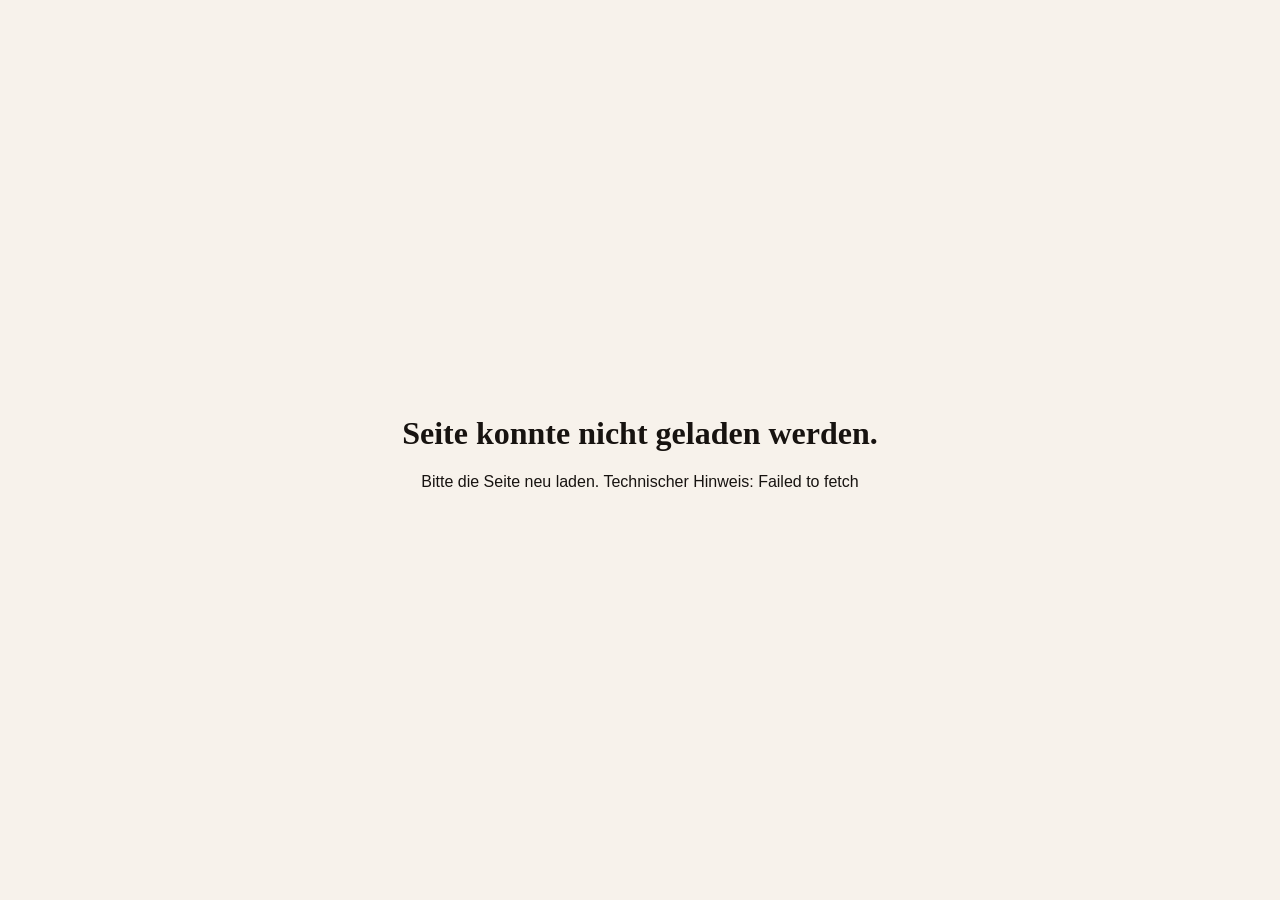
<file: index.html>
<!DOCTYPE html>
<html lang="de">
<head>
  <meta charset="utf-8">
  <meta name="viewport" content="width=device-width, initial-scale=1, viewport-fit=cover">
  <meta name="robots" content="noindex,nofollow,noarchive,noimageindex">
  <title>Ohmstraße 63 | HausHoch Consult</title>
  <style>
    html,body{margin:0;min-height:100%;font-family:"Aptos Narrow","Arial Narrow",Arial,sans-serif;background:#f7f2eb;color:#171310;display:grid;place-items:center;text-align:center;padding:24px;box-sizing:border-box}
    .loader{max-width:520px}.mark{font-family:Georgia,serif;letter-spacing:.16em;text-transform:uppercase;font-size:12px;margin-bottom:14px}.bar{height:2px;background:linear-gradient(90deg,#7f241f,#a29793);animation:load 1.4s ease-in-out infinite;border-radius:999px}@keyframes load{0%{transform:scaleX(.15);opacity:.45}50%{transform:scaleX(1);opacity:1}100%{transform:scaleX(.15);opacity:.45}}
  </style>
</head>
<body>
  <div class="loader">
    <div class="mark">HausHoch Consult</div>
    <div class="bar"></div>
  </div>
<script>
(async function(){
  const source = 'https://raw.githubusercontent.com/HHC069/HausHausConsult-Ohmstr./aed994a3cc2589cc895aaeaa658d8e5c4fdb16cc/index.html';
  const revisionCss = `
<style id="hhc-live-revision-2026-05-23">
/* Live revision: title cleanup, larger team images, calm 3D logo/slogan, cleaner PDF print output */
.logo-float{filter:drop-shadow(0 18px 24px rgba(44,36,31,.18))!important;transform-style:preserve-3d!important;animation:hhcLogoDepth 8.5s ease-in-out infinite!important;}
@keyframes hhcLogoDepth{0%,100%{transform:perspective(1100px) rotateY(-5deg) rotateX(2deg) translateY(0)}50%{transform:perspective(1100px) rotateY(5deg) rotateX(-1deg) translateY(-8px)}}
.intro .wrap::before,.intro .wrap::after{display:none!important;content:none!important;}
.intro-claim,.gate-claim,footer .claim{display:flex!important;justify-content:center!important;align-items:center!important;transform-style:preserve-3d!important;text-shadow:0 1px 0 rgba(255,255,255,.54),0 12px 26px rgba(41,31,27,.14)!important;animation:hhcSloganDepth 9s ease-in-out infinite!important;}
@keyframes hhcSloganDepth{0%,100%{transform:perspective(900px) rotateX(0deg) rotateY(-1.8deg) translateY(0)}50%{transform:perspective(900px) rotateX(1.2deg) rotateY(1.8deg) translateY(-3px)}}
.team-collage{grid-template-columns:repeat(7,72px)!important;gap:12px!important;width:min(680px,100%)!important;padding:20px 22px!important;}
.team-photo{width:72px!important;height:72px!important;border-radius:19px!important;}
.pdf-btn::before{content:'PDF Layout';font-size:9px;letter-spacing:.105em;}
.pdf-btn{font-size:0!important;}
@media(max-width:720px){.team-collage{grid-template-columns:repeat(4,62px)!important;gap:9px!important;width:min(340px,100%)!important}.team-photo{width:62px!important;height:62px!important;border-radius:17px!important}.pdf-btn::before{content:'PDF';font-size:8px!important}}
@page{size:A4 landscape;margin:12mm;}
@media print{
  html,body{background:#fbf7f1!important;overflow:visible!important;}
  .nav,.progress,.password-gate{display:none!important;}
  body.auth-locked .page,body.auth-locked .nav,body.auth-locked .progress{visibility:visible!important;}
  .section{min-height:auto!important;break-after:page!important;page-break-after:always!important;padding:16mm 10mm 14mm!important;overflow:visible!important;background:#fbf7f1!important;color:#171310!important;}
  .section.dark{background:linear-gradient(145deg,#6c625d,#a29793)!important;color:#fffaf4!important;}
  .section.tight,footer{break-after:auto!important;page-break-after:auto!important;}
  .wrap{width:100%!important;max-width:100%!important;}
  .grid,.grid2,.grid3,.grid4,.asset-grid,.market-map,.location-graphic,.competition-band,.timeline,.floorplan-row{display:grid!important;grid-template-columns:1fr 1fr!important;gap:10mm!important;align-items:start!important;}
  .grid3,.grid4,.price-stages{grid-template-columns:repeat(3,1fr)!important;}
  h1{font-size:34pt!important;}h2{font-size:24pt!important;}h3{font-size:13pt!important;}p,li,td,th{font-size:9.2pt!important;line-height:1.35!important;}
  .lead{font-size:11pt!important;}.metric{font-size:22pt!important;}.card,.glass,.method-card,.price-stage,.price-bridge{box-shadow:none!important;backdrop-filter:none!important;overflow:visible!important;}
  img{max-height:95mm!important;object-fit:cover!important;}.floorplan-card img{object-fit:contain!important;background:#fff!important;}
  .table{table-layout:fixed!important;width:100%!important;}.table th,.table td{padding:6px!important;overflow-wrap:anywhere!important;}
  .reveal{opacity:1!important;transform:none!important;}
  .team-collage{grid-template-columns:repeat(7,42px)!important;width:auto!important;box-shadow:none!important}.team-photo{width:42px!important;height:42px!important;}
}
</style>`;
  try {
    let html = await fetch(source, {cache:'no-store'}).then(r => { if(!r.ok) throw new Error('Quelle nicht erreichbar'); return r.text(); });
    html = html.replaceAll('Exposé | Eigentumswohnung in Frankfurt-Bockenheim / City West','Eigentumswohnung in Frankfurt-Bockenheim / City West');
    html = html.replaceAll('Exposé | ', '');
    html = html.replaceAll('PDF herunterladen','PDF Layout');
    html = html.replaceAll('PDF exportieren','PDF Layout');
    html = html.replace('</head>', revisionCss + '\n</head>');
    document.open();
    document.write(html);
    document.close();
  } catch (error) {
    document.body.innerHTML = '<main style="max-width:640px"><h1 style="font-family:Georgia,serif">Seite konnte nicht geladen werden.</h1><p>Bitte die Seite neu laden. Technischer Hinweis: '+ String(error.message || error) +'</p></main>';
  }
})();
</script>
</body>
</html>
</file>
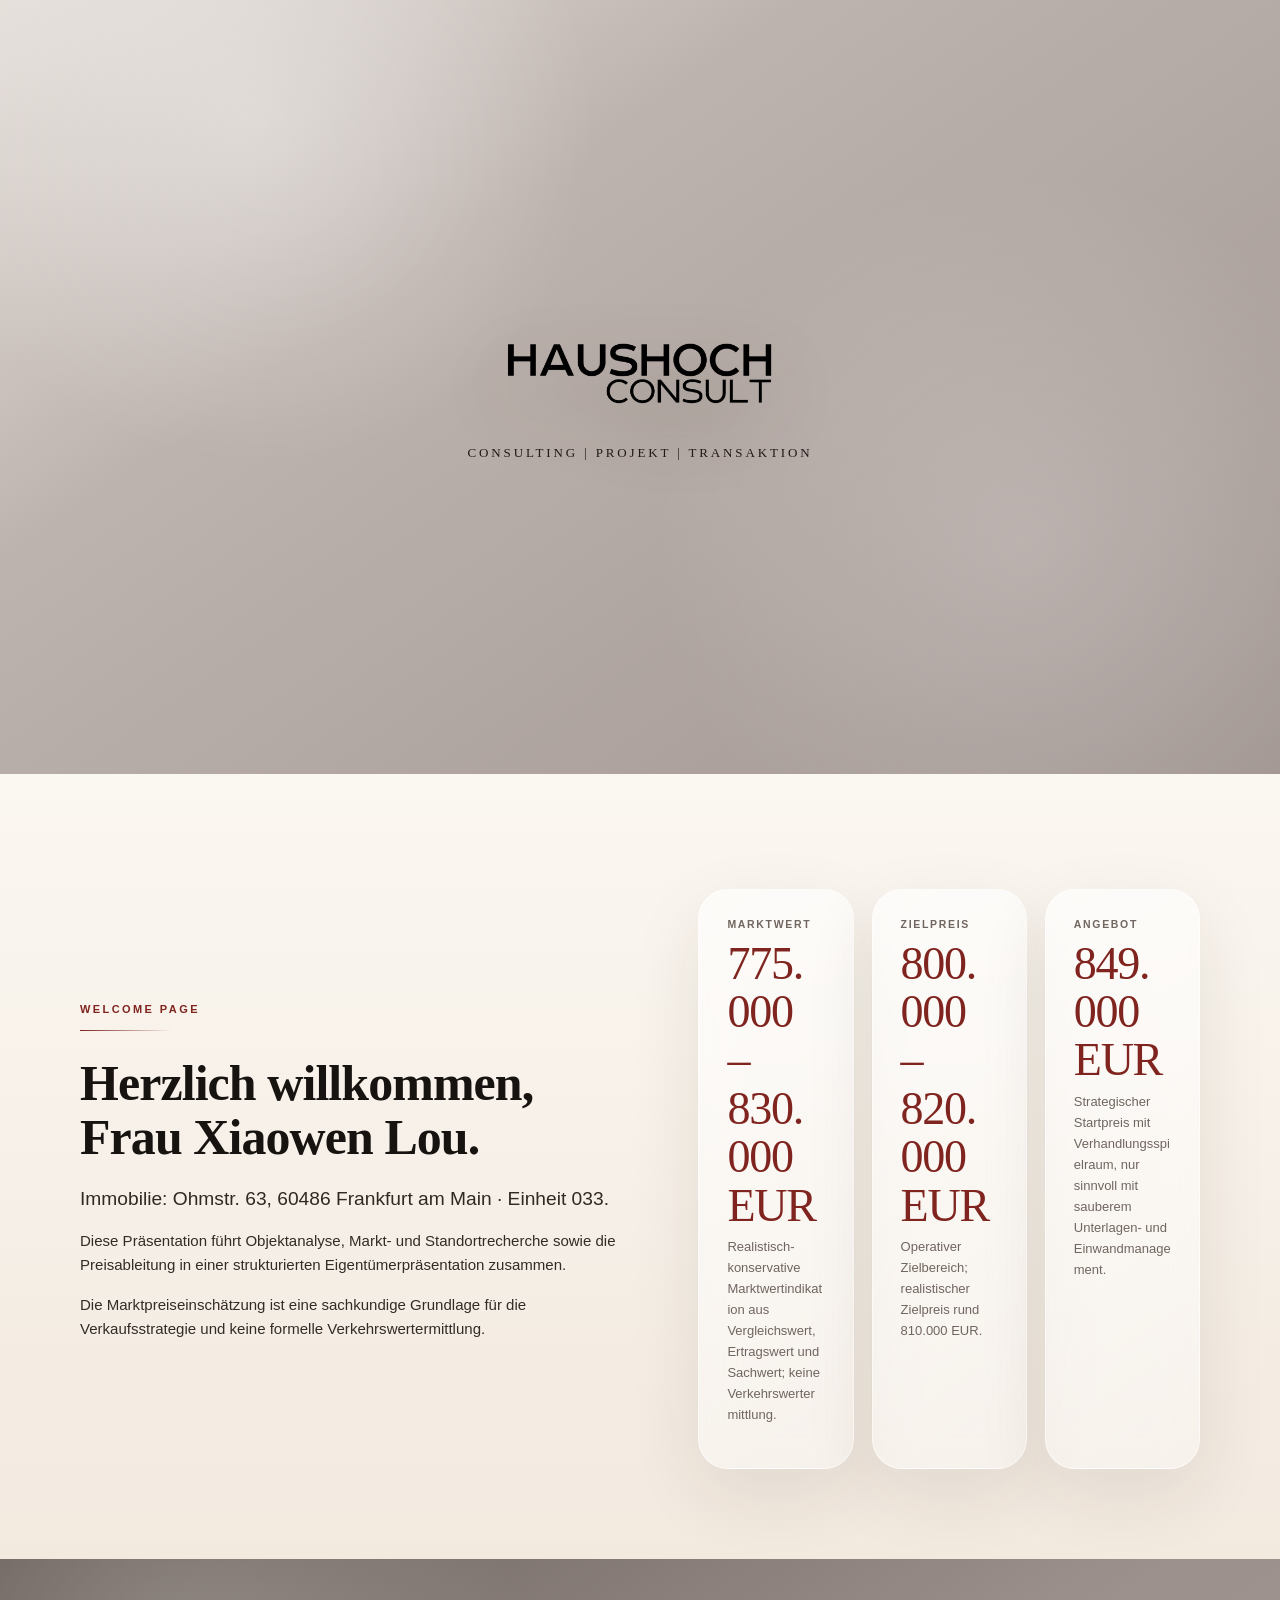
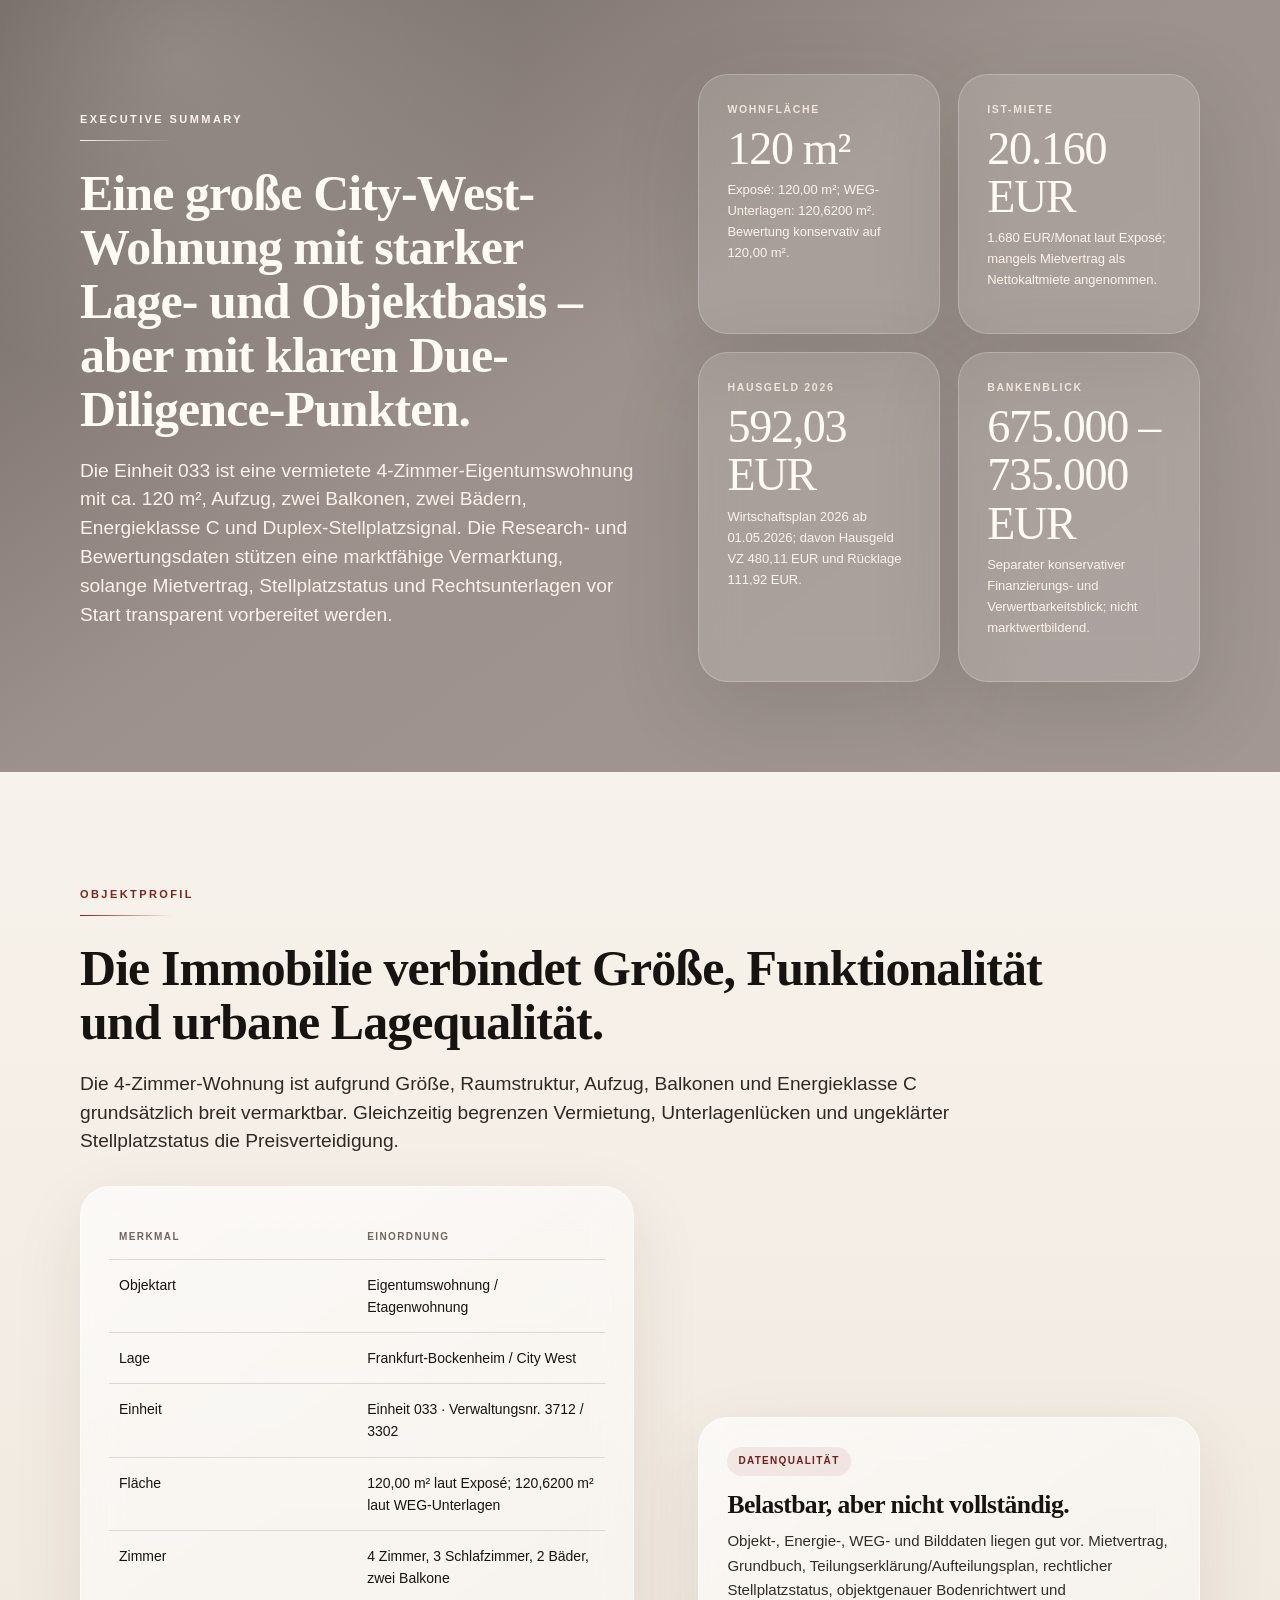
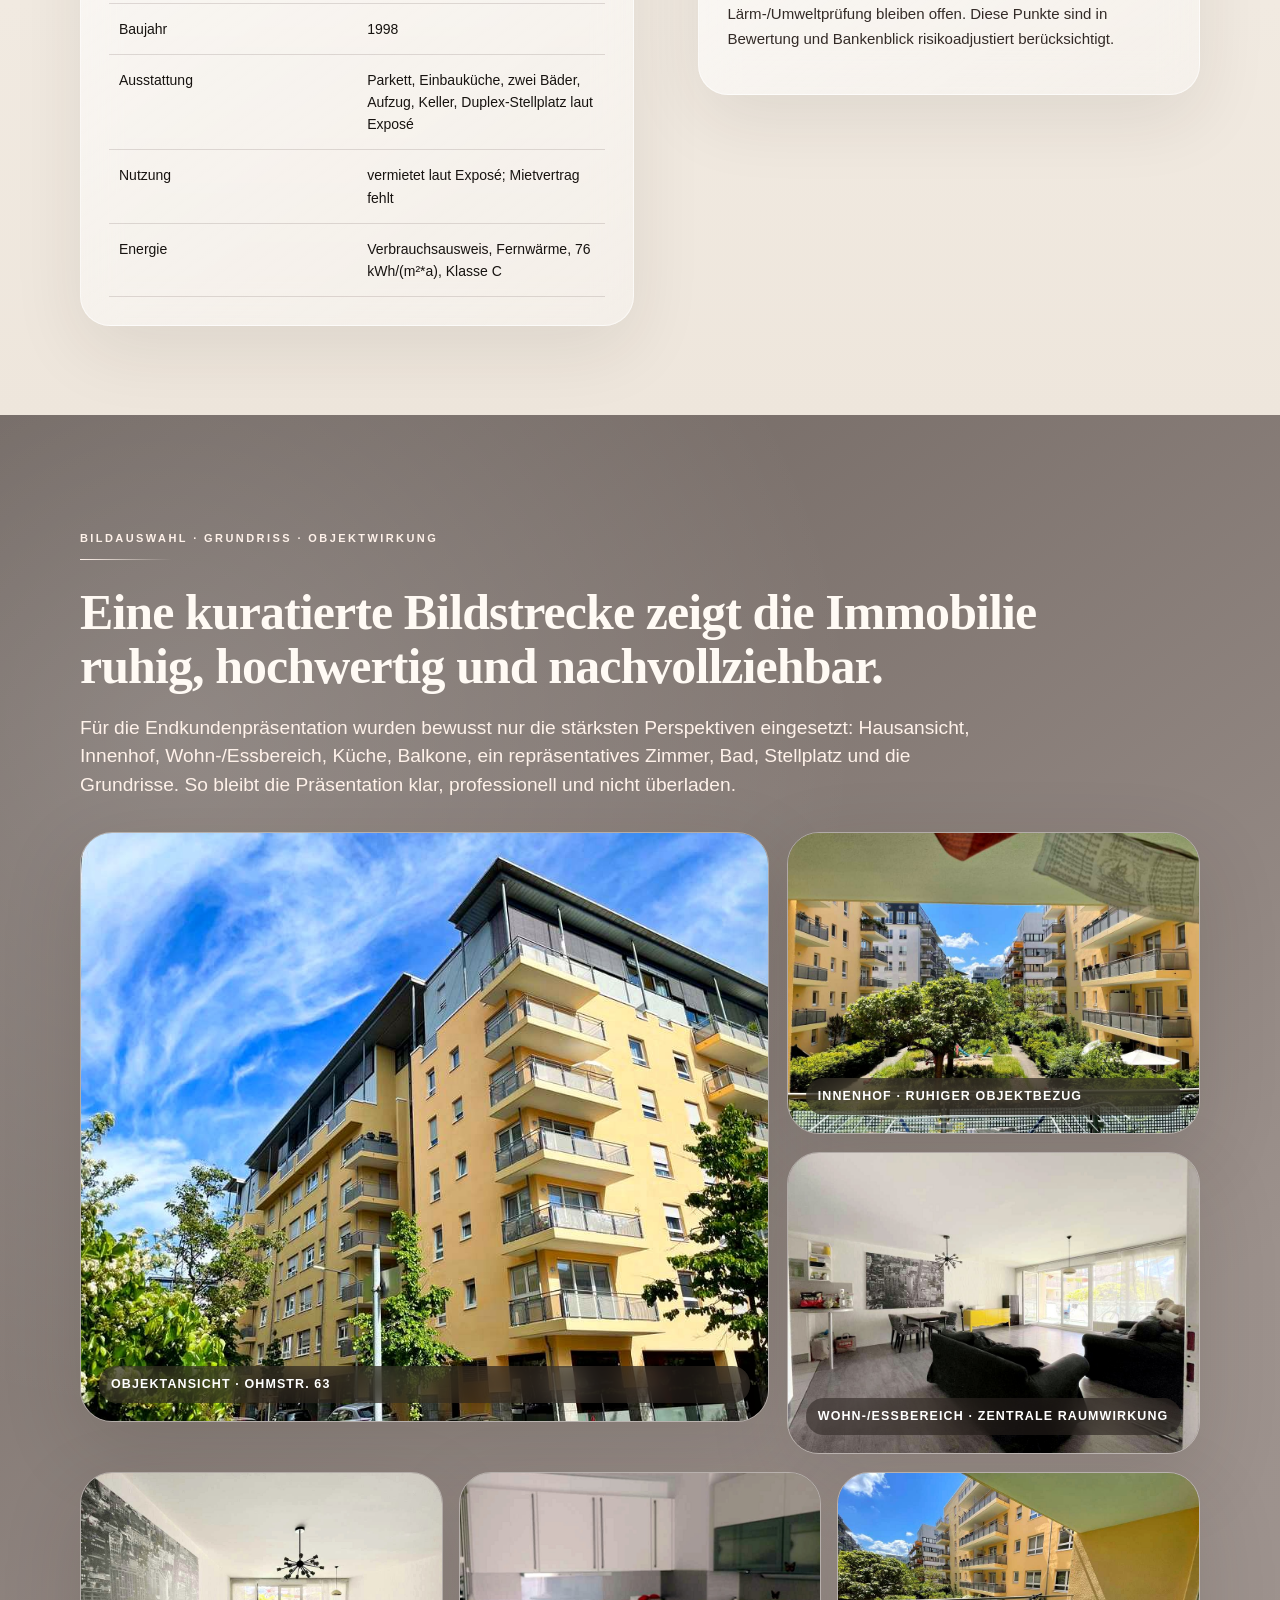
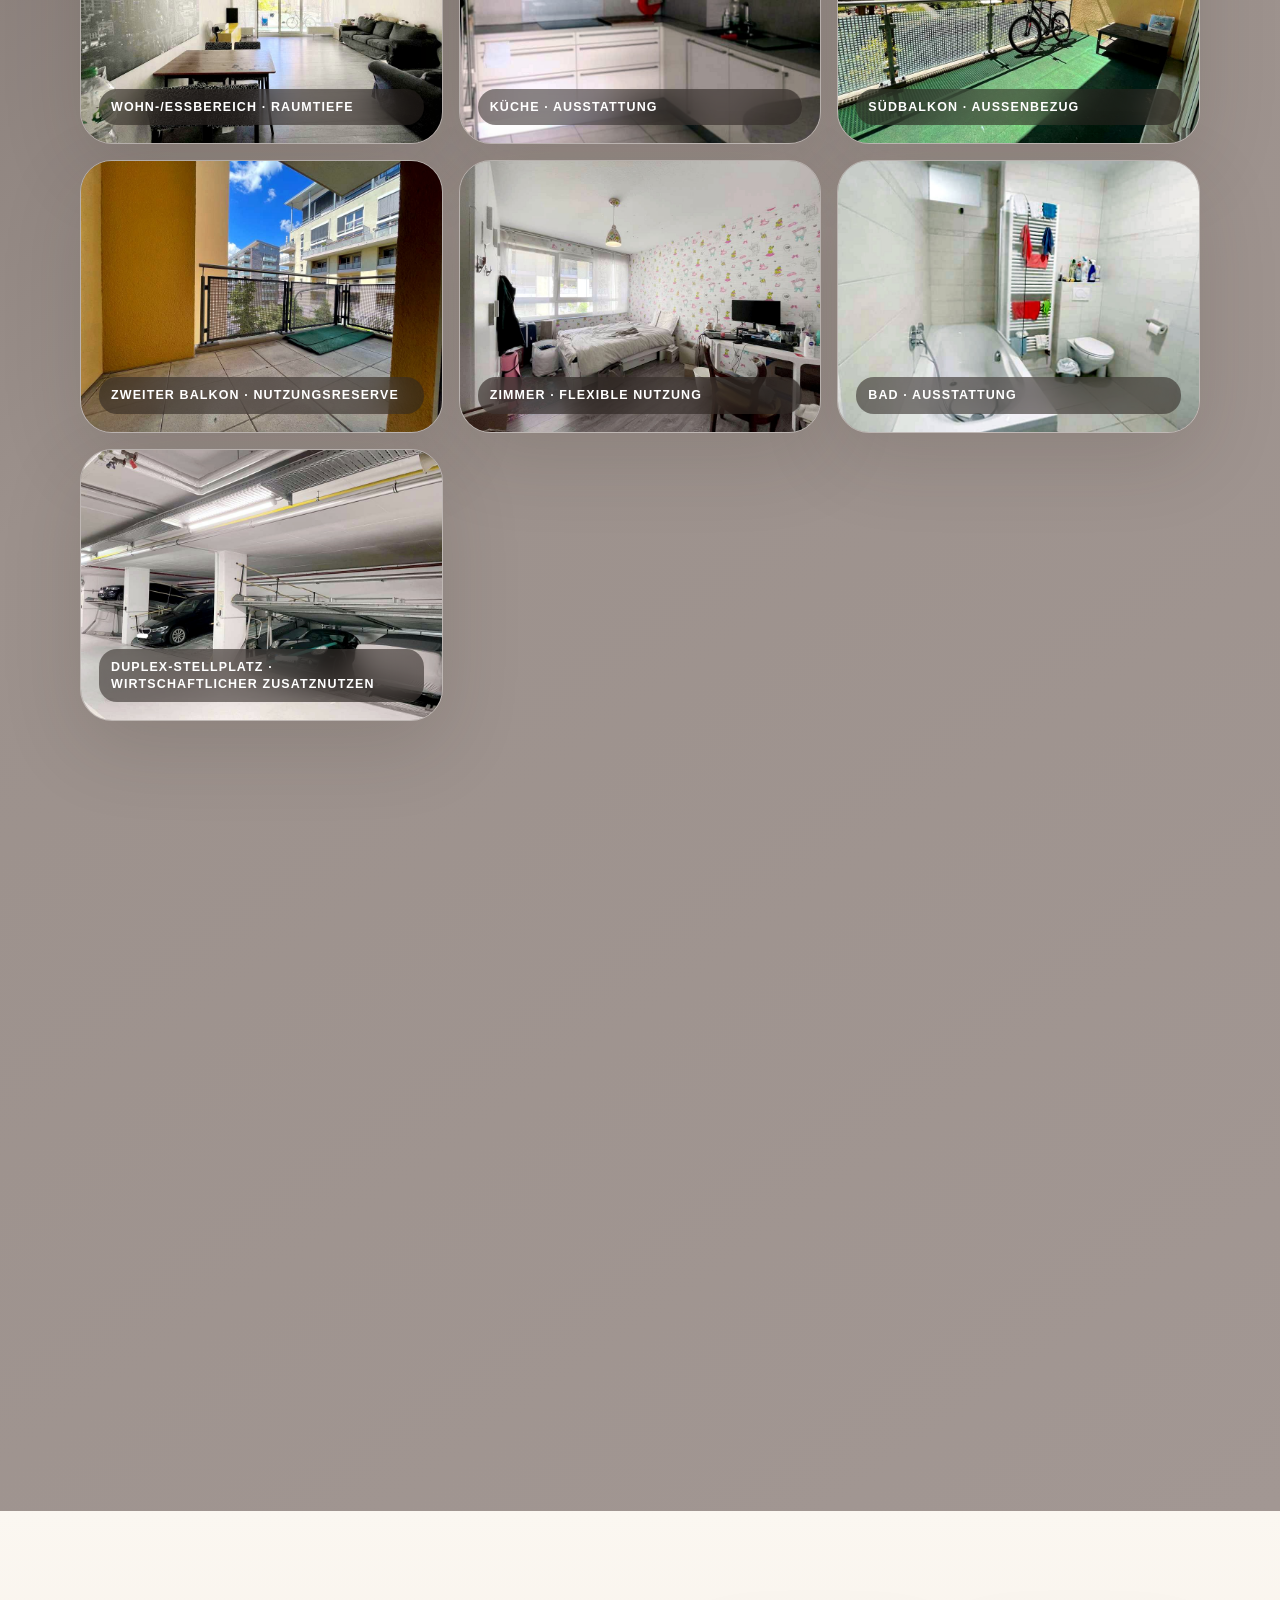
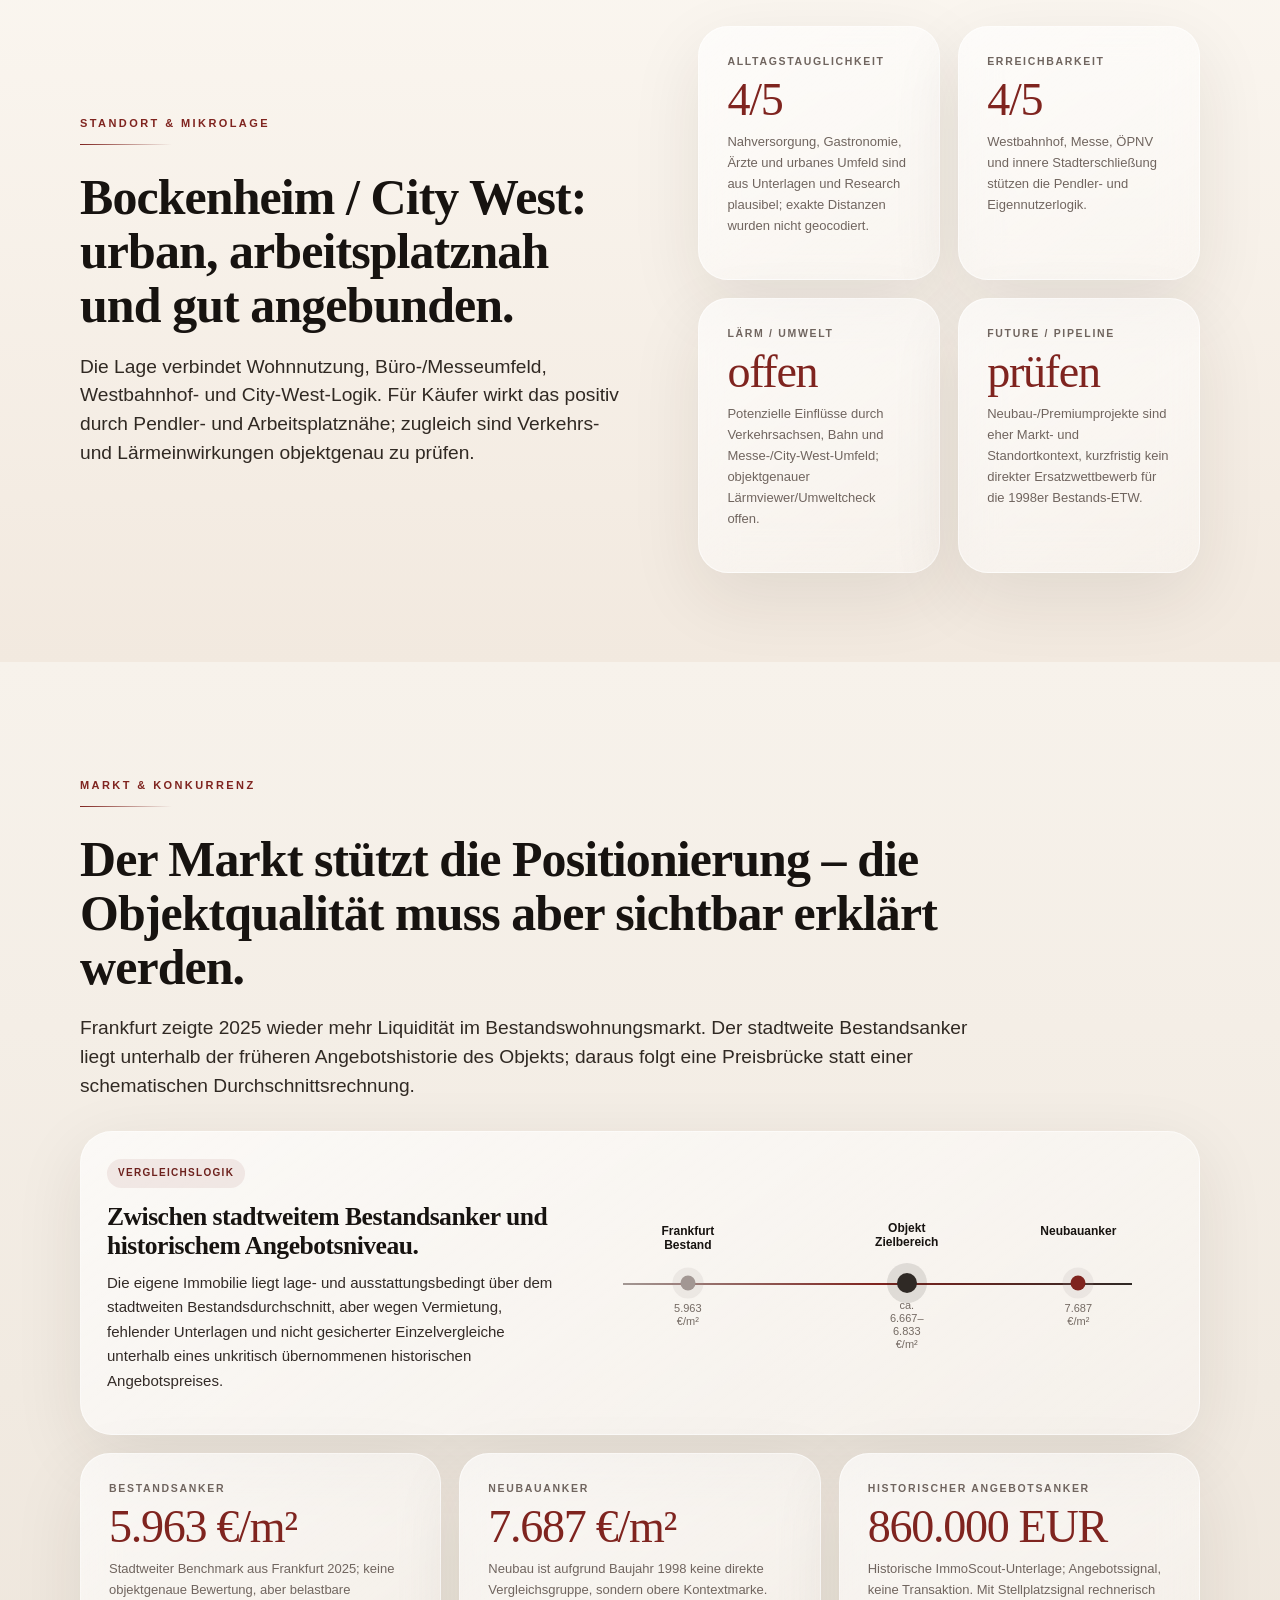
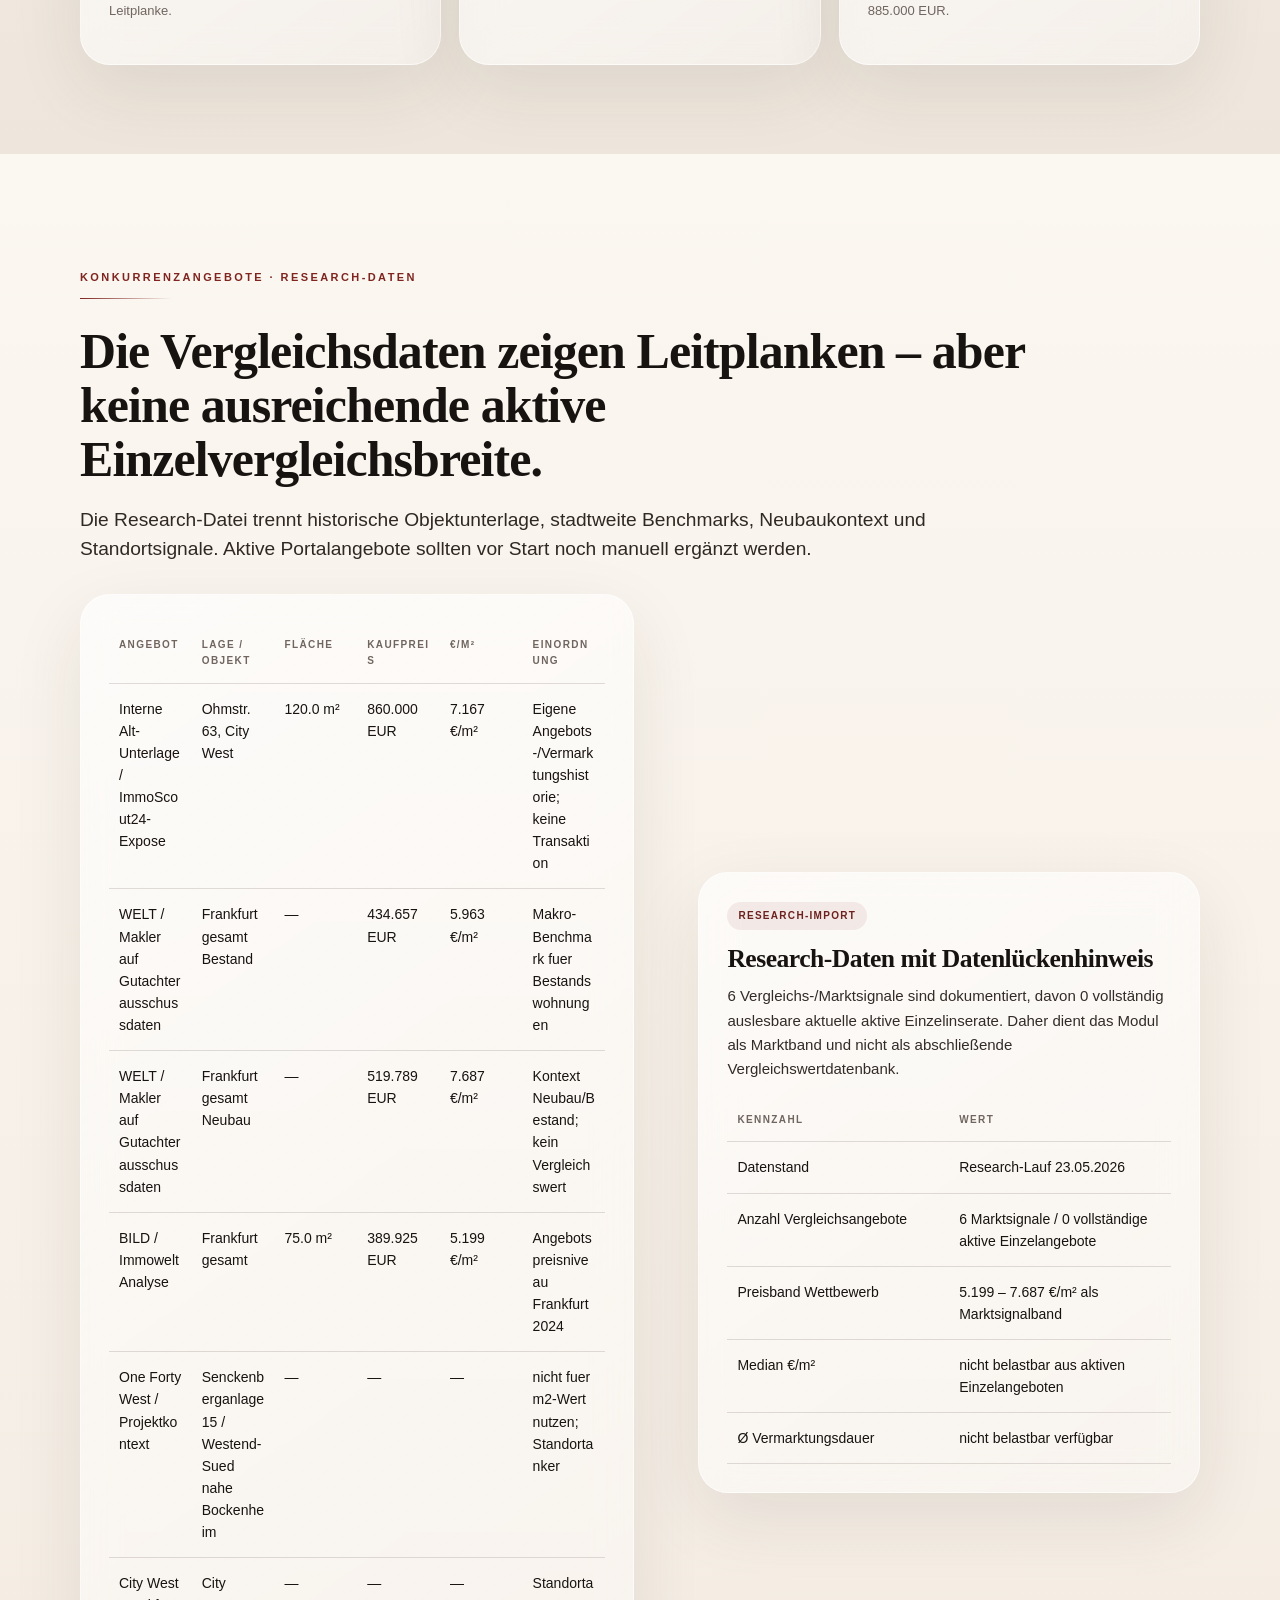
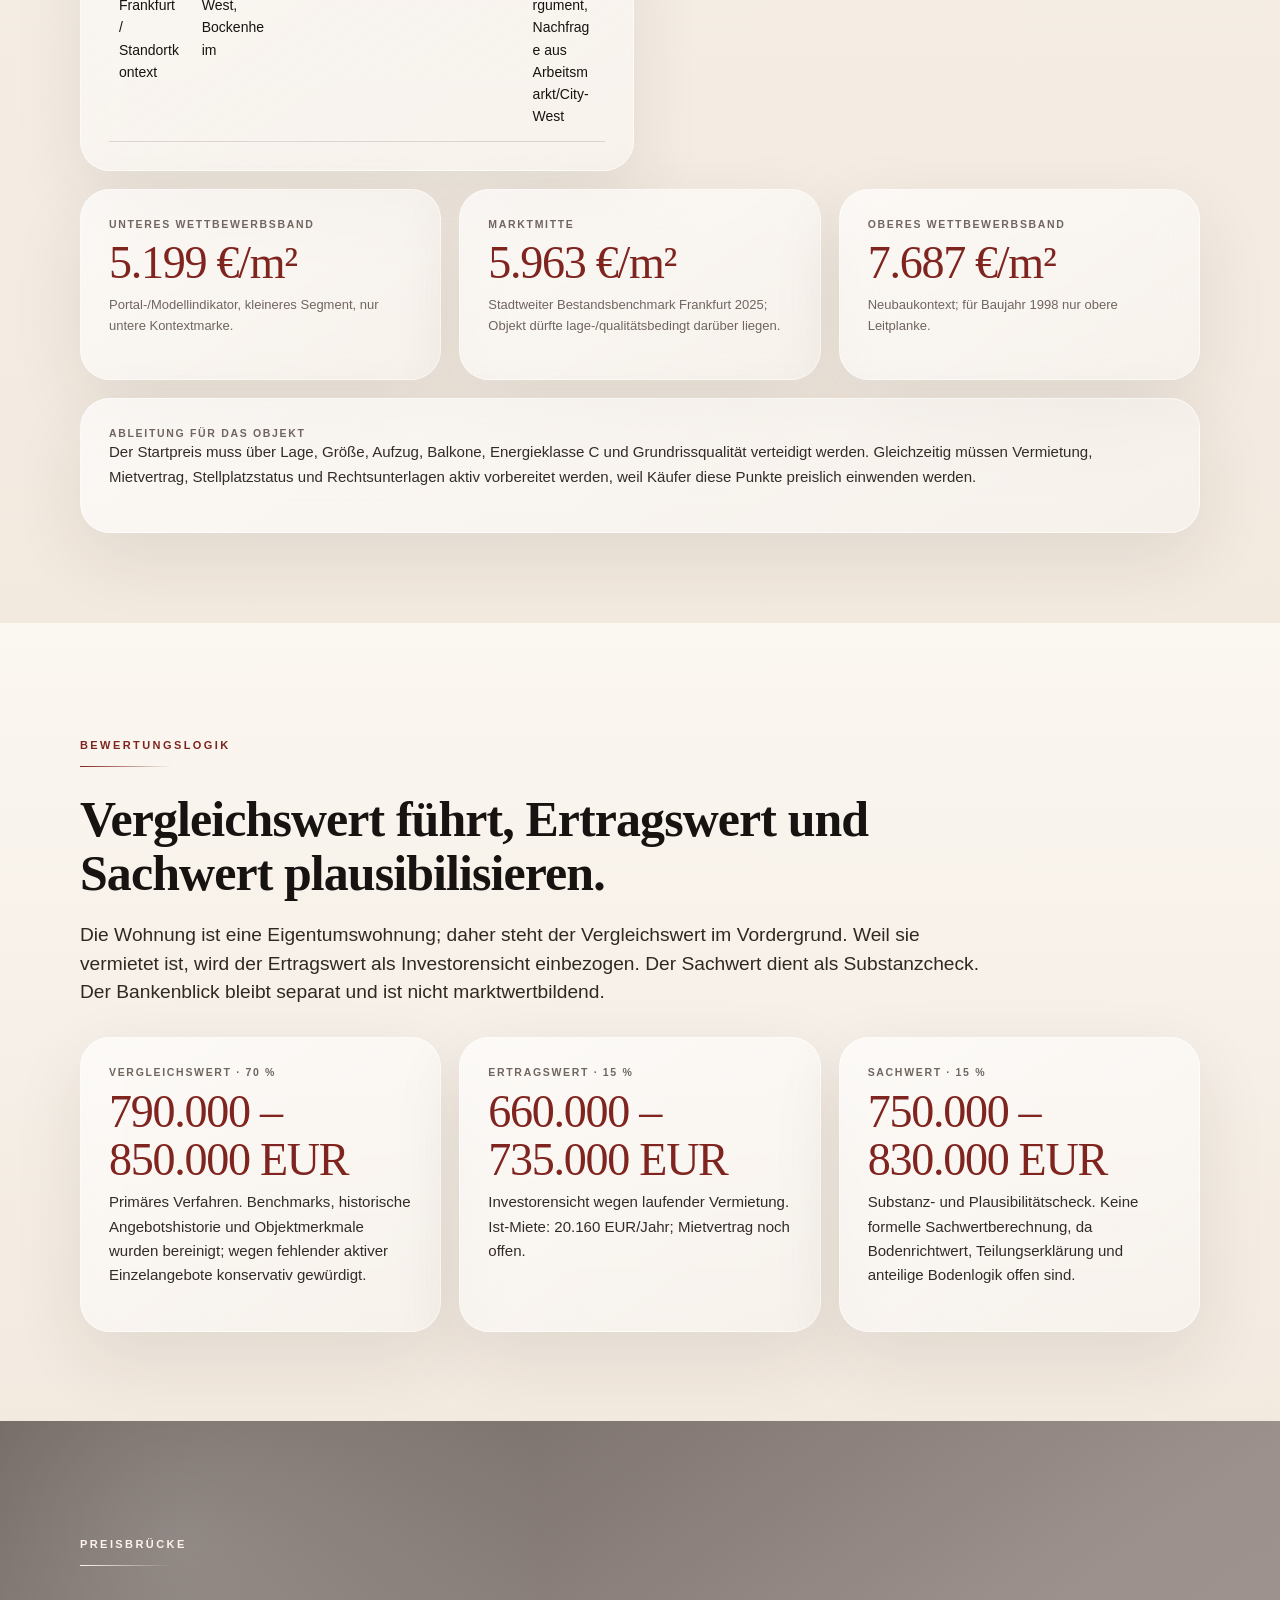
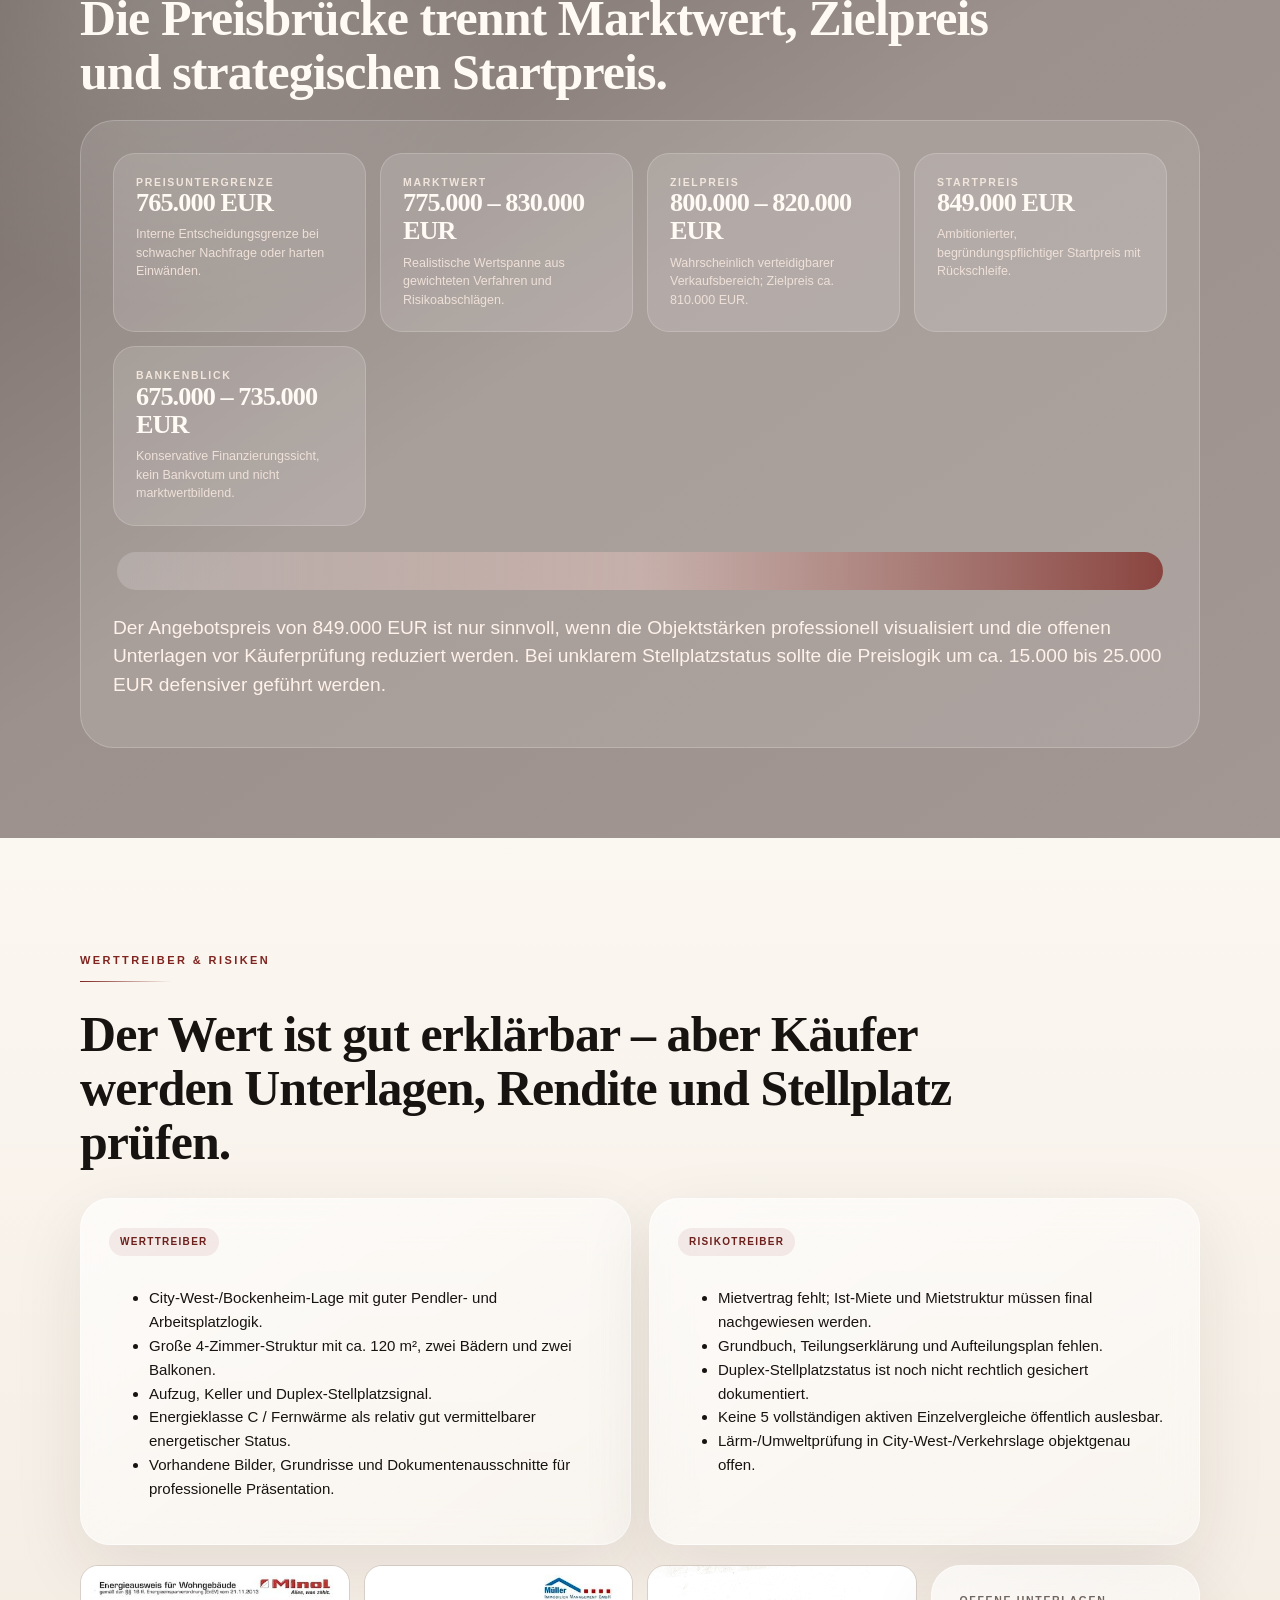
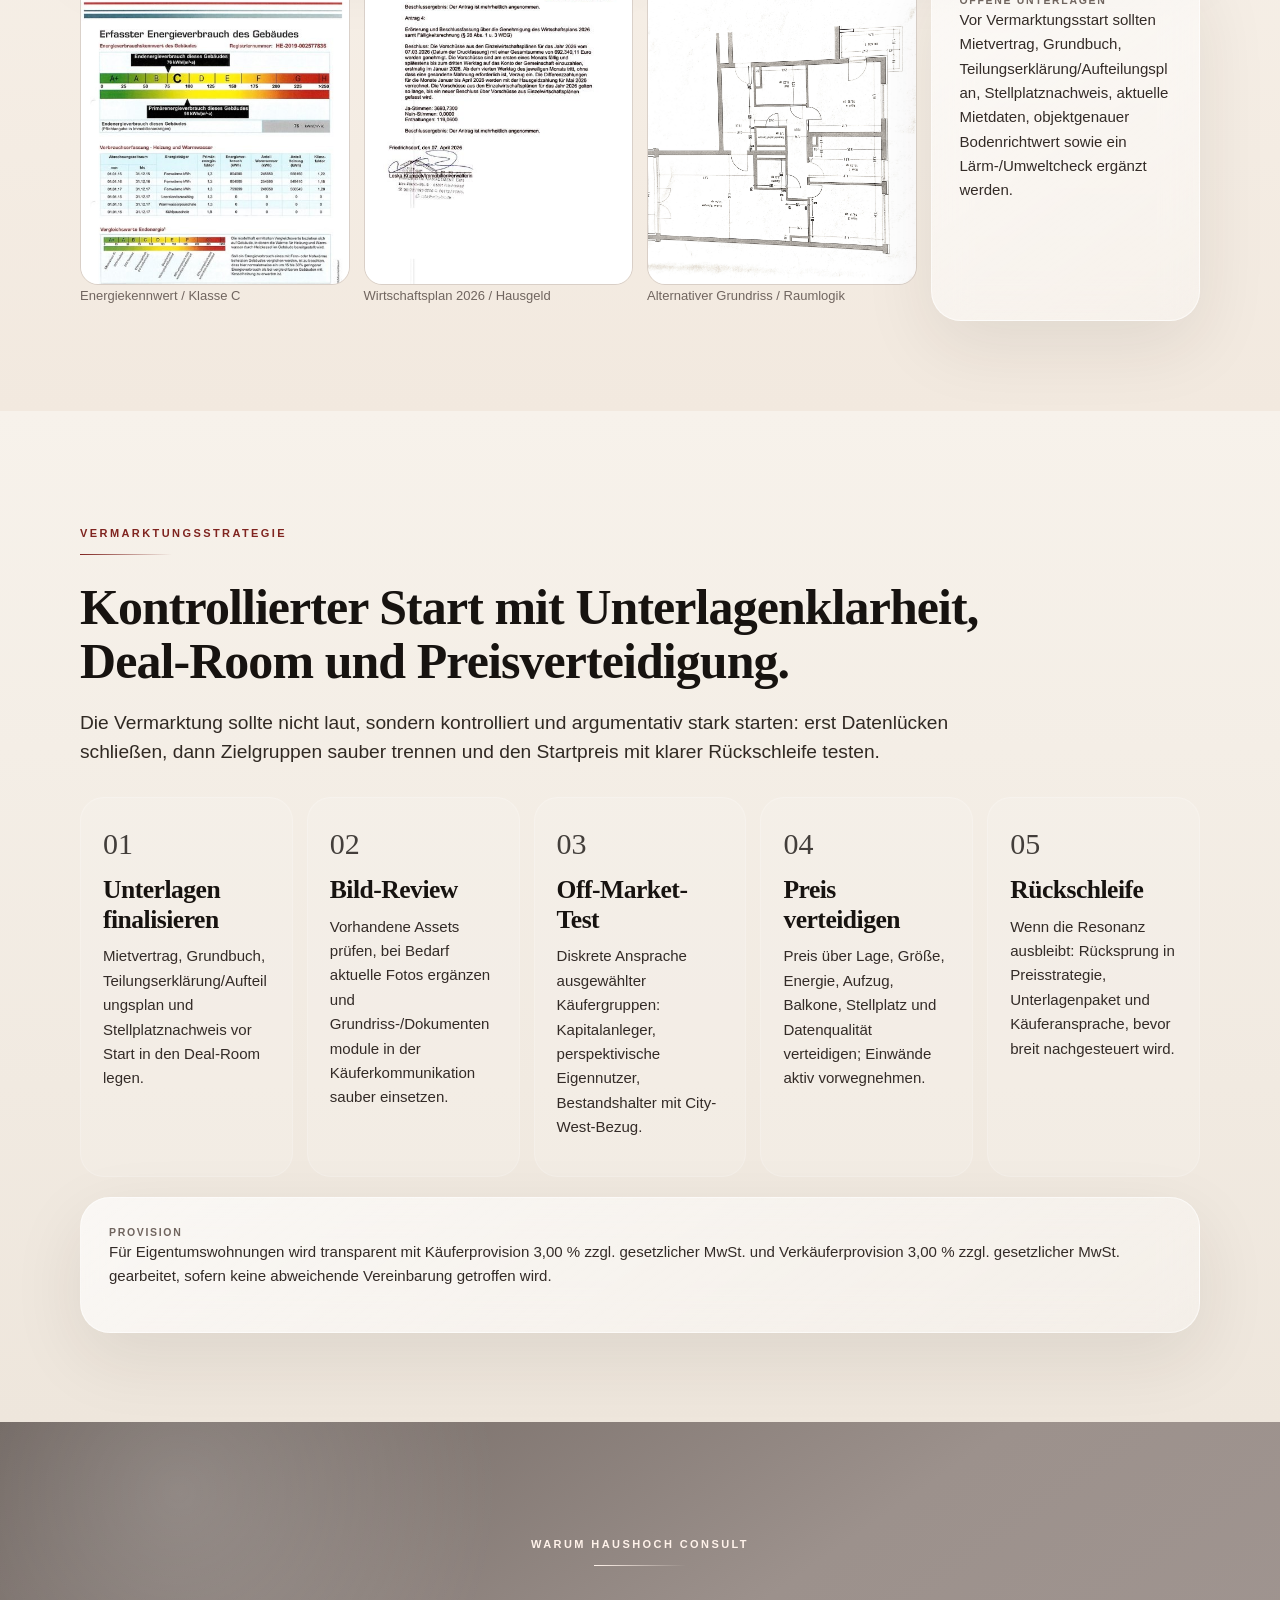
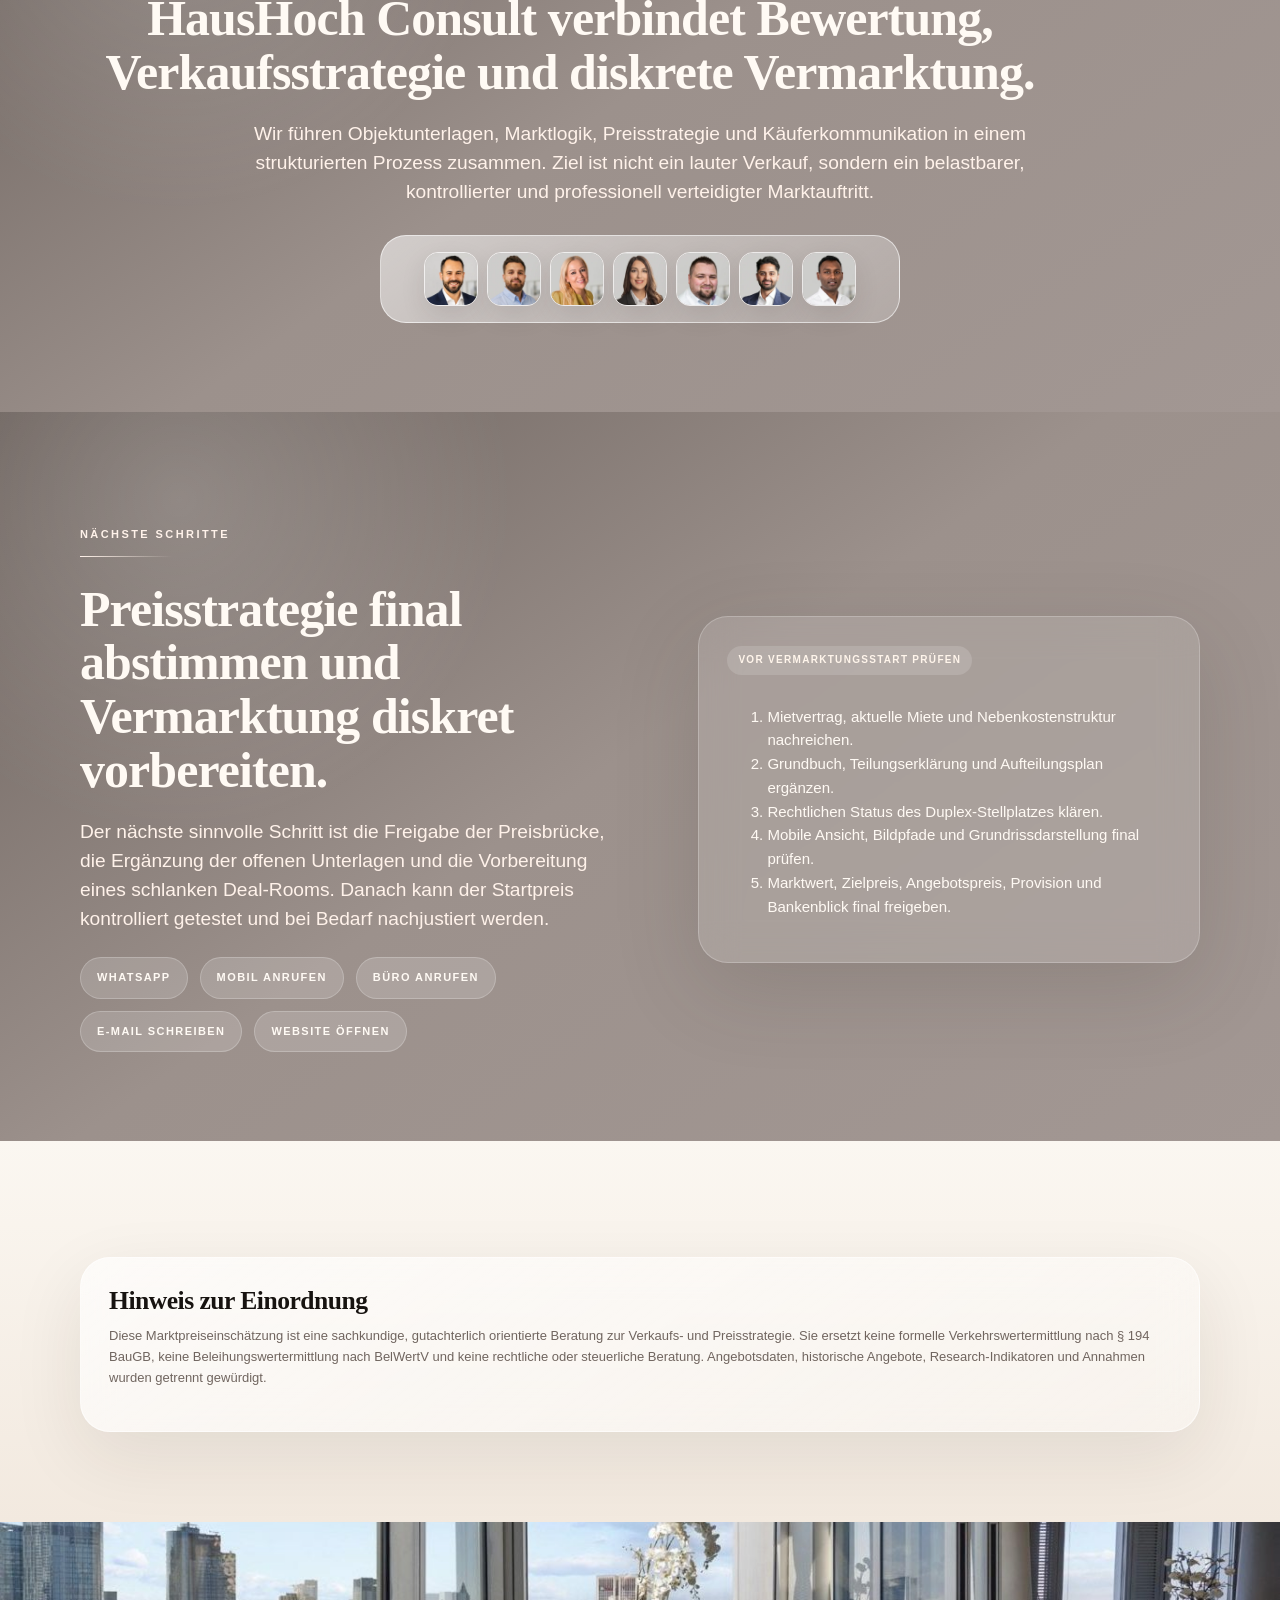
<file: test_unlocked.html>
<!DOCTYPE html>

<html lang="de">
<head>
<meta charset="utf-8"/>
<meta content="width=device-width, initial-scale=1, viewport-fit=cover" name="viewport"/>
<title>MPE Ohmstraße 63 | HausHoch Consult</title>
<meta content="Passwortgeschuetzte digitale Marktpreiseinschaetzung fuer die Eigentumswohnung Ohmstrasse 63 in Frankfurt am Main - HausHoch Consult." name="description"/>
<!--
============================================================
HAUSHOCH CONSULT CI-ASSET-VERTRAG
============================================================
Diese Landingpage ist so aufgebaut, dass später ein separates
KI-/CI-Corporate-Identity-Paket hochgeladen bzw. neben die HTML-Datei
gelegt werden kann.

Erwartete Standardstruktur:

assets/
  brand/
    haushoch-logo.png
    footer-panorama.png

  fonts/
    Aptos-Narrow.ttf
    Aptos-Narrow-Bold.ttf
    BodoniModa-Regular.ttf
    BodoniModa-SemiBold.ttf
    Room-Regular.ttf
    Room-Bold.ttf

  hero/
    objektbezogene Hero-/Außenbilder

  galerie/
    objektbezogene Innen-/Detailbilder

  grundrisse/
    objektbezogene Grundrisse

  dokumente/
    objektbezogene Dokumentenausschnitte

  team/
    optionale Teamfotos

REGEL:
- CI-Assets wie Logo und Fonts werden aus dem CI-Paket geladen.
- Layout, CSS-Klassen, Sektionen, Navigation und Animationen bleiben unverändert.
- Objektbezogene Inhalte werden nur über  ersetzt.
- Objektbilder werden über die Bildpfad-Platzhalter ersetzt.
- Keine Schriftdateien in ChatGPT-Antworten ausgeben oder einzeln weitergeben.
============================================================
-->
<style>







:root{--paper:#f7f2eb;--paper2:#eee6dc;--ink:#171310;--muted:#70655f;--zorba:#a29793;--line:rgba(162,151,147,.32);--dark:#4e4540;--dark2:#a29793;--red:#7f241f;--cream:#fffaf4;--max:1240px;}
*{box-sizing:border-box}html{scroll-behavior:smooth}body{margin:0;background:linear-gradient(180deg,var(--paper),#eee6dc);color:var(--ink);font-family:"Aptos Narrow","Arial Narrow",Arial,sans-serif;line-height:1.58;overflow-x:hidden}a{color:inherit;text-decoration:none}img{max-width:100%;display:block}.progress{position:fixed;top:0;left:0;height:3px;background:linear-gradient(90deg,var(--red),var(--zorba));z-index:1000;width:0}.nav{position:fixed;top:14px;left:16px;right:16px;z-index:900;display:grid;grid-template-columns:76px 1fr auto;gap:12px;align-items:center;padding:10px 14px;border-radius:24px;border:1px solid rgba(255,255,255,.6);background:rgba(255,255,255,.62);backdrop-filter:blur(22px);box-shadow:0 16px 55px rgba(40,30,25,.08)}.nav img{width:72px}.navlinks{display:flex;justify-content:center;gap:4px;overflow-x:auto;white-space:nowrap;scrollbar-width:none}.navlinks a{font-size:9.5px;text-transform:uppercase;letter-spacing:.13em;font-weight:700;padding:8px 9px;border-radius:999px;color:#352d28;opacity:.76}.navlinks a.active,.navlinks a:hover{opacity:1;background:rgba(162,151,147,.12)}.nav-cta,.pdf-btn{border:0;border-radius:999px;background:#332c28;color:white;font-size:10px;letter-spacing:.13em;text-transform:uppercase;font-weight:800;padding:10px 13px;cursor:pointer}.pdf-btn{background:rgba(255,255,255,.7);color:#2e2723;border:1px solid var(--line)}.actions{display:flex;gap:8px;align-items:center}.section{position:relative;min-height:100vh;padding:125px 6vw 92px;display:grid;align-items:center;overflow:hidden}.section.tight{min-height:auto}.wrap{width:min(var(--max),100%);margin:0 auto;position:relative;z-index:2}.light{background:linear-gradient(180deg,#fbf7f1,#f2e9df)}.soft{background:linear-gradient(180deg,var(--paper),var(--paper2))}.dark{background:radial-gradient(circle at 14% 12%,rgba(255,255,255,.18),transparent 26%),linear-gradient(145deg,#6c625d 0%,#9c918c 48%,#a29793 100%);color:var(--cream)}.dark p,.dark .small,.dark .lead{color:#fff2ea}.intro{background:radial-gradient(circle at 20% 16%,rgba(255,255,255,.34),transparent 28%),radial-gradient(circle at 80% 70%,rgba(255,255,255,.18),transparent 32%),linear-gradient(145deg,#e5dfda 0%,#bdb3ae 34%,#a29793 100%);color:#1f1a17;text-align:center}.logo-float{width:min(370px,68vw);margin:0 auto 32px;animation:floatLogo 8.5s ease-in-out infinite;filter:drop-shadow(0 26px 36px rgba(44,36,31,.24))}@keyframes floatLogo{0%,100%{transform:perspective(1100px) rotateY(-7deg) rotateX(4deg) translateY(0)}50%{transform:perspective(1100px) rotateY(7deg) rotateX(-2deg) translateY(-15px)}}.grid{display:grid;grid-template-columns:1.05fr .95fr;gap:clamp(30px,5vw,72px);align-items:center}.grid2{display:grid;grid-template-columns:repeat(2,1fr);gap:18px}.grid3{display:grid;grid-template-columns:repeat(3,1fr);gap:18px}.grid4{display:grid;grid-template-columns:repeat(4,1fr);gap:16px}.eyebrow{font-size:11px;letter-spacing:.22em;text-transform:uppercase;font-weight:800;color:var(--red);margin-bottom:14px}.dark .eyebrow{color:#fff2ea}.rule{width:92px;height:1px;background:linear-gradient(90deg,var(--red),transparent);margin:0 0 26px}.dark .rule{background:linear-gradient(90deg,#fff2ea,transparent)}h1,h2,h3{font-family:"Bodoni Moda 11pt",Georgia,serif;line-height:1.05;margin:0;color:inherit}h1{font-size:clamp(42px,6.7vw,92px);letter-spacing:-.04em}h2{font-size:clamp(32px,4.8vw,68px);letter-spacing:-.035em;margin-bottom:20px}h3{font-size:clamp(20px,2vw,29px);letter-spacing:-.02em;margin-bottom:10px}p{font-size:16px;margin:0 0 15px;color:#332b27}.lead{font-size:clamp(18px,2vw,24px);line-height:1.48;color:#302923}.small{font-size:13px;color:var(--muted)}.card,.glass,.method-card{position:relative;background:linear-gradient(145deg,rgba(255,255,255,.66),rgba(255,255,255,.34));border:1px solid rgba(255,255,255,.56);border-radius:28px;box-shadow:0 24px 72px rgba(41,31,27,.09);backdrop-filter:blur(18px);padding:24px;overflow:hidden}.dark .card,.dark .glass,.dark .method-card{background:rgba(255,255,255,.12);border-color:rgba(255,255,255,.22);box-shadow:0 26px 86px rgba(55,47,42,.16)}.metric{font-family:"Bodoni Moda 11pt",Georgia,serif;font-size:clamp(30px,3.8vw,52px);line-height:1;color:var(--red);margin:8px 0 6px}.dark .metric{color:#fffaf4}.label{display:block;font-size:10.5px;letter-spacing:.16em;text-transform:uppercase;font-weight:800;color:var(--muted)}.dark .label{color:#f1e5dc}.badge{display:inline-flex;border-radius:999px;padding:8px 11px;background:rgba(127,36,31,.08);color:#6d211d;font-size:10px;letter-spacing:.13em;text-transform:uppercase;font-weight:800;margin-bottom:14px}.dark .badge{background:rgba(255,255,255,.14);color:#fff5eb}.chips{display:flex;gap:16px;justify-content:center;flex-wrap:wrap;margin-top:28px}.chip{font-size:10.5px;letter-spacing:.17em;text-transform:uppercase;font-weight:700}.intro-claim{font-family:"Bodoni Moda 11pt",Georgia,serif;font-size:13px;letter-spacing:.22em;text-transform:uppercase;margin:28px 0 0;color:#1f1a17}.nav.hidden-intro,.progress.hidden-intro{opacity:0;pointer-events:none;transform:translateY(-18px)}.nav,.progress{transition:opacity .45s ease,transform .45s ease}.asset-grid{display:grid;grid-template-columns:1.25fr .75fr;gap:18px;align-items:stretch;margin-top:30px}.asset-main,.mini-img{position:relative;overflow:hidden;border-radius:32px;border:1px solid rgba(255,255,255,.35);box-shadow:0 25px 80px rgba(41,31,27,.15)}.asset-main{height:590px}.asset-main img,.mini-img img{width:100%;height:100%;object-fit:cover}.asset-side{display:grid;grid-template-rows:1fr 1fr;gap:18px}.caption{position:absolute;left:18px;right:18px;bottom:18px;padding:12px 14px;border-radius:18px;background:rgba(42,35,31,.55);color:white;backdrop-filter:blur(16px);font-size:11px;letter-spacing:.13em;text-transform:uppercase;font-weight:800}.table{width:100%;border-collapse:collapse}.table th,.table td{padding:14px 10px;border-bottom:1px solid var(--line);text-align:left;vertical-align:top;font-size:14px}.table th{font-size:10px;text-transform:uppercase;letter-spacing:.14em;color:var(--muted)}.dark .table th,.dark .table td{border-bottom-color:rgba(255,255,255,.18)}.dark .table th{color:#fff0e7}.price-bridge{padding:32px;border-radius:34px;background:rgba(255,255,255,.12);border:1px solid rgba(255,255,255,.20)}.price-stages{display:grid;grid-template-columns:.9fr 1.18fr 1.18fr 1fr .95fr;gap:12px;align-items:stretch}.price-stage{border-radius:22px;padding:18px;background:rgba(255,255,255,.13);border:1px solid rgba(255,255,255,.18)}.price-stage strong{display:block;font-family:"Bodoni Moda 11pt",Georgia,serif;font-size:clamp(22px,2.15vw,34px);white-space:normal;overflow-wrap:anywhere;letter-spacing:-.035em;line-height:1.05;min-height:2.1em}.price-stage small{display:block;margin-top:8px;font-size:12px;color:#efe0d8}.price-ladder{height:38px;margin:26px 4px 6px;border-radius:999px;background:linear-gradient(90deg,rgba(255,255,255,.18),rgba(181,138,130,.66),rgba(127,36,31,.74));position:relative;overflow:hidden}.price-ladder:after{content:"";position:absolute;inset:0;background:linear-gradient(90deg,transparent,rgba(255,255,255,.28),transparent);animation:sweep 5s ease-in-out infinite}@keyframes sweep{0%{transform:translateX(-100%)}100%{transform:translateX(100%)}}.market-map{display:grid;grid-template-columns:.44fr .56fr;gap:22px;padding:26px;border-radius:32px;background:linear-gradient(145deg,rgba(255,255,255,.66),rgba(255,255,255,.34));border:1px solid rgba(255,255,255,.56);box-shadow:0 20px 70px rgba(41,31,27,.09)}.axis{position:relative;min-height:230px;padding:50px 20px}.axis-line{position:absolute;left:7%;right:7%;top:50%;height:2px;background:linear-gradient(90deg,var(--zorba),var(--red),#2f2925)}.dot{position:absolute;top:50%;transform:translate(-50%,-50%);width:15px;height:15px;border-radius:50%;background:var(--zorba);box-shadow:0 0 0 8px rgba(162,151,147,.14)}.dot.own{background:#2f2925;width:20px;height:20px;box-shadow:0 0 0 10px rgba(47,41,37,.12)}.dot.high{background:var(--red)}.dot b,.dot small{position:absolute;left:50%;transform:translateX(-50%);white-space:nowrap;text-align:center}.dot b{top:-45px;font-size:12px}.dot small{top:24px;font-size:11px;color:#746a63}.score-grid{display:grid;grid-template-columns:repeat(5,1fr);gap:12px}.score-num{font-family:"Bodoni Moda 11pt",Georgia,serif;font-size:34px;color:var(--red)}.timeline{display:grid;grid-template-columns:repeat(5,1fr);gap:14px;counter-reset:step}.step{padding:22px;border-radius:24px;background:rgba(255,255,255,.14);border:1px solid rgba(255,255,255,.18)}.step:before{counter-increment:step;content:counter(step,decimal-leading-zero);display:block;font-family:Georgia,serif;font-size:30px;margin-bottom:8px;opacity:.8}.team-collage{width:min(480px,100%);margin:28px auto 0;padding:16px;border-radius:26px;display:grid;grid-template-columns:repeat(7,54px);justify-content:center;gap:8px;background:linear-gradient(145deg,rgba(255,255,255,.55),rgba(255,255,255,.2));border:1px solid rgba(255,255,255,.58)}.team-photo{width:54px;height:54px;border-radius:16px;overflow:hidden;margin:0;border:1px solid rgba(255,255,255,.72);box-shadow:0 10px 24px rgba(41,31,27,.10)}.team-photo img{width:100%;height:100%;object-fit:cover}.doc-grid{display:grid;grid-template-columns:repeat(4,1fr);gap:14px}.doc-card img{height:260px;width:100%;object-fit:cover;object-position:top;border-radius:18px;border:1px solid var(--line)}.cta-buttons{display:flex;gap:12px;flex-wrap:wrap;margin-top:24px}.cta-buttons a{border-radius:999px;padding:13px 16px;background:rgba(255,255,255,.16);border:1px solid rgba(255,255,255,.22);font-size:11px;letter-spacing:.13em;text-transform:uppercase;font-weight:800}.footer-img{width:100%;height:260px;object-fit:cover;filter:saturate(.9) contrast(1.02)}footer{text-align:center;background:#fbf7f1;color:#111;padding:32px 6vw 42px;border-top:1px solid var(--line)}footer .claim{font-family:"Bodoni Moda 11pt",Georgia,serif;letter-spacing:.16em;text-transform:uppercase;margin:12px 0}footer p{font-size:12px;color:#111;margin:4px 0}.reveal{opacity:0;transform:translateY(30px);transition:opacity .85s ease,transform .85s cubic-bezier(.2,.8,.2,1)}.reveal.in{opacity:1;transform:translateY(0)}@media(max-width:1050px){.nav{grid-template-columns:48px 1fr}.actions{display:none}.grid,.grid2,.market-map{grid-template-columns:1fr}.grid3,.grid4,.doc-grid,.score-grid{grid-template-columns:repeat(2,1fr)}.price-stages,.timeline{grid-template-columns:1fr 1fr}.asset-grid{grid-template-columns:1fr}.asset-main{height:430px}.team-collage{grid-template-columns:repeat(4,54px)}}@media(max-width:680px){.section{padding:105px 22px 76px}.nav{left:10px;right:10px;top:10px;padding:9px;grid-template-columns:36px 1fr}.nav img{width:34px}.navlinks a{font-size:8px;padding:7px 6px}h1{font-size:40px}h2{font-size:32px}.grid3,.grid4,.doc-grid,.score-grid,.price-stages,.timeline{grid-template-columns:1fr}.asset-main{height:330px}.team-collage{grid-template-columns:repeat(3,50px)}.team-photo{width:50px;height:50px}.dot b,.dot small{white-space:normal;width:90px}}

@media print{
  .nav,.progress{display:none!important}
  body{background:#fbf7f1!important}
  .section{min-height:100vh;page-break-after:always;break-after:page;padding-top:70px;padding-bottom:70px}
  .section.tight{min-height:auto;page-break-after:auto;break-after:auto}
  .reveal{opacity:1!important;transform:none!important}
  .card,.glass,.method-card,.price-bridge,.price-stage{box-shadow:none!important;backdrop-filter:none!important}
}

/* HAUSHOCH RESPONSIVE TYPOGRAPHY + MOBILE QUALITY FIX 2026-05-23
   Ziel: keine abgeschnittenen Schriftfenster, keine horizontale Smartphone-Scrollfalle,
   bessere Lesbarkeit fuer Tabellen, Preis-/KPI-Karten, Captions und Navigation. */
html, body { width:100%; max-width:100%; overflow-x:hidden; }
body { -webkit-font-smoothing: antialiased; text-rendering: geometricPrecision; }
body, .wrap, .section, .grid, .grid2, .grid3, .grid4, .market-map, .price-stages, .timeline, .score-grid, .doc-grid, .asset-grid, .card, .glass, .method-card, .price-bridge, .price-stage { min-width:0; }
.section { overflow-x:clip; padding-left:clamp(24px,6vw,92px); padding-right:clamp(24px,6vw,92px); }
.wrap { max-width:var(--max); }
.grid, .grid2, .grid3, .grid4, .market-map, .price-stages, .timeline, .score-grid, .doc-grid, .asset-grid { width:100%; }
.card, .glass, .method-card, .price-bridge, .price-stage { overflow:visible; word-break:normal; overflow-wrap:break-word; hyphens:auto; }
h1,h2,h3,p,.lead,.small,.label,.badge,.metric,.price-stage strong,.caption,li,td,th,a,button,small,strong { overflow-wrap:break-word; hyphens:auto; }
h1 { font-size:clamp(34px,6.2vw,78px); line-height:1.02; letter-spacing:-.035em; max-width:100%; }
h2 { font-size:clamp(28px,4.3vw,56px); line-height:1.08; letter-spacing:-.03em; max-width:100%; }
h3 { font-size:clamp(18px,1.8vw,25px); line-height:1.18; }
p { font-size:clamp(15px,1.15vw,16px); line-height:1.62; }
.lead { font-size:clamp(17px,1.55vw,22px); line-height:1.52; }
.metric { font-size:clamp(25px,3.15vw,44px); line-height:1.05; letter-spacing:-.028em; }
.label, .badge, .eyebrow { line-height:1.28; max-width:100%; }
.card, .glass, .method-card { padding:clamp(19px,2.2vw,28px); border-radius:clamp(20px,2.5vw,30px); }
.table { table-layout:auto; width:100%; }
.table th, .table td { overflow-wrap:break-word; word-break:normal; hyphens:auto; }
.price-stages { grid-template-columns:repeat(auto-fit,minmax(min(200px,100%),1fr)); gap:14px; }
.price-stage { padding:clamp(16px,1.8vw,22px); }
.price-stage strong { font-size:clamp(21px,2.05vw,30px); line-height:1.08; min-height:auto; }
.price-stage small { font-size:clamp(11.5px,1vw,12.5px); line-height:1.48; }
.price-bridge .lead { max-width:100%; }
.grid3 .metric, .grid2 .metric, .method-card .metric { font-size:clamp(24px,3vw,40px); }
.market-map { grid-template-columns:minmax(260px,.43fr) minmax(0,.57fr); gap:clamp(18px,3vw,28px); }
.axis { overflow:visible; padding-left:clamp(14px,2vw,28px); padding-right:clamp(14px,2vw,28px); }
.dot b, .dot small { white-space:normal; max-width:128px; line-height:1.2; }
.dot b { top:-52px; }
.dot small { top:26px; }
.asset-main { height:min(590px,58vw); min-height:360px; }
.mini-img { min-width:0; }
.grid4 .mini-img { aspect-ratio:4/3; height:auto!important; }
.caption { font-size:clamp(9px,.82vw,10.5px); line-height:1.25; letter-spacing:.09em; padding:10px 12px; }
.doc-card img { height:auto; aspect-ratio:3/4; max-height:320px; object-fit:cover; object-position:top; }
.team-collage { width:min(520px,100%); grid-template-columns:repeat(7,minmax(46px,54px)); gap:clamp(6px,1vw,9px); overflow:visible; }
.team-photo { width:clamp(46px,5vw,54px); height:clamp(46px,5vw,54px); border-radius:14px; }
.cta-buttons a, .nav-cta, .pdf-btn { white-space:normal; text-align:center; line-height:1.2; }
.nav { max-width:calc(100vw - 32px); overflow:hidden; }
.navlinks { min-width:0; justify-content:flex-start; }
.navlinks a { flex:0 0 auto; }

@media (max-width:1050px) {
  .section { padding-left:clamp(22px,5vw,54px); padding-right:clamp(22px,5vw,54px); }
  .market-map, .grid, .grid2 { grid-template-columns:1fr; }
  .grid3 { grid-template-columns:repeat(2,minmax(0,1fr)); }
  .grid4, .doc-grid, .score-grid { grid-template-columns:repeat(2,minmax(0,1fr)); }
  .asset-main { height:auto; min-height:0; aspect-ratio:16/10; }
  .asset-side { grid-template-columns:1fr 1fr; grid-template-rows:auto; }
  .asset-side .mini-img { aspect-ratio:4/3; }
  .price-stages { grid-template-columns:repeat(2,minmax(0,1fr)); }
  .timeline { grid-template-columns:repeat(2,minmax(0,1fr)); }
  .team-collage { grid-template-columns:repeat(7,minmax(44px,52px)); }
}

@media (max-width:760px) {
  :root { --max:100%; }
  .section { min-height:auto; padding:92px 18px 66px; align-items:start; }
  .intro { min-height:100svh; align-items:center; padding-top:92px; }
  .nav { top:10px; left:10px; right:10px; max-width:calc(100vw - 20px); grid-template-columns:auto auto; justify-content:space-between; gap:10px; border-radius:18px; padding:8px 10px; }
  .nav img { width:clamp(54px,18vw,78px); }
  .navlinks { display:none; }
  .actions { display:flex!important; gap:0; }
  .pdf-btn { display:none; }
  .nav-cta { display:inline-flex; align-items:center; justify-content:center; min-height:34px; padding:8px 11px; font-size:9px; letter-spacing:.1em; }
  .logo-float { width:min(290px,76vw); margin-bottom:24px; }
  .intro-claim { font-size:10px; letter-spacing:.16em; line-height:1.5; }
  h1 { font-size:clamp(33px,10vw,44px); line-height:1.04; }
  h2 { font-size:clamp(26px,8.2vw,38px); line-height:1.11; letter-spacing:-.025em; }
  h3 { font-size:clamp(18px,5.4vw,24px); line-height:1.18; }
  p, li { font-size:15px; line-height:1.62; }
  .lead { font-size:clamp(16px,4.7vw,19px); line-height:1.52; }
  .eyebrow { font-size:9.5px; letter-spacing:.16em; }
  .label { font-size:9.5px; letter-spacing:.115em; }
  .badge { font-size:9.5px; letter-spacing:.105em; padding:7px 9px; }
  .rule { margin-bottom:20px; }
  .grid, .grid2, .grid3, .grid4, .doc-grid, .score-grid, .price-stages, .timeline, .asset-grid, .market-map { grid-template-columns:1fr!important; gap:16px; }
  .card, .glass, .method-card, .price-bridge, .price-stage { padding:18px; border-radius:20px; }
  .metric { font-size:clamp(24px,8vw,34px); line-height:1.08; }
  .grid3 .metric, .grid2 .metric, .method-card .metric { font-size:clamp(23px,7.4vw,32px); }
  .asset-main, .asset-side .mini-img { width:100%; aspect-ratio:4/3; height:auto; min-height:0; }
  .asset-side { display:grid; grid-template-columns:1fr; gap:16px; }
  .caption { position:static; display:block; border-radius:0 0 16px 16px; background:rgba(42,35,31,.78); font-size:9px; letter-spacing:.08em; padding:9px 10px; }
  .mini-img img, .asset-main img { border-radius:18px 18px 0 0; }
  .table, .table tbody, .table tr, .table td { display:block; width:100%; }
  .table tr:first-child { display:none; }
  .table tr { padding:12px 0; border-bottom:1px solid var(--line); }
  .table td { border:0; padding:5px 0 7px; font-size:14px; line-height:1.45; }
  .table td::before { content:attr(data-label); display:block; margin-bottom:2px; font-size:9px; letter-spacing:.12em; text-transform:uppercase; font-weight:800; color:var(--muted); }
  .dark .table td::before { color:#fff0e7; }
  .market-map { padding:18px; }
  .axis { display:none; }
  .price-bridge { padding:18px; }
  .price-ladder { height:24px; margin:20px 0 4px; }
  .price-stage strong { font-size:clamp(22px,7vw,30px); }
  .timeline .step { padding:18px; }
  .team-collage { grid-template-columns:repeat(4, minmax(44px, 54px)); justify-content:center; padding:12px; }
  .team-photo { width:50px; height:50px; }
  .doc-card img { max-height:none; aspect-ratio:4/3; }
  .cta-buttons { display:grid; grid-template-columns:1fr; gap:10px; }
  .cta-buttons a { width:100%; padding:12px 14px; font-size:10px; letter-spacing:.1em; }
  .footer-img { height:170px; }
  footer { padding:26px 18px 34px; }
  footer .claim { font-size:12px; line-height:1.4; letter-spacing:.12em; }
  footer p { font-size:11px; line-height:1.5; }
}

@media (max-width:420px) {
  .section { padding-left:16px; padding-right:16px; }
  h2 { font-size:clamp(25px,8.7vw,34px); }
  .team-collage { grid-template-columns:repeat(3, minmax(44px, 52px)); }
  .score-num { font-size:30px; }
}

@media print {
  html, body { overflow:visible!important; }
  .section { overflow:visible!important; }
  .card, .glass, .method-card, .price-bridge, .price-stage { overflow:visible!important; }
  h1,h2,h3,p,.lead,.small,.label,.badge,.metric,li,td,th { hyphens:none; overflow-wrap:break-word; }
}
</style>
<meta content="noindex,nofollow,noarchive,noimageindex" name="robots"/>
<meta content="noindex,nofollow,noarchive,noimageindex" name="googlebot"/>
<meta content="no-referrer" name="referrer"/>
<meta content="MPE Ohmstraße 63 | HausHoch Consult" property="og:title"/>
<meta content="Digitale Eigentümerpräsentation / Marktpreiseinschätzung." property="og:description"/>
<style id="launch-final-tuning">
/* === HausHoch Consult final launch tuning: CI typography, mobile readability, password gate === */
:root {
  --hhc-headline: "Bodoni Moda 11pt", "Bodoni Moda", Georgia, serif;
  --hhc-body: "Aptos Narrow", "Aptos", "Arial Narrow", Arial, sans-serif;
  --max: 1120px;
}
html, body { max-width: 100%; overflow-x: hidden; }
body { font-family: var(--hhc-body); -webkit-font-smoothing: antialiased; text-rendering: optimizeLegibility; }
h1,h2,h3,.metric { font-family: var(--hhc-headline); overflow-wrap: anywhere; hyphens: auto; }
h1 { font-size: clamp(2.15rem, 5.2vw, 4.9rem) !important; line-height: 1.04 !important; letter-spacing: -0.025em !important; }
h2 { font-size: clamp(1.75rem, 3.9vw, 3.6rem) !important; line-height: 1.08 !important; letter-spacing: -0.018em !important; max-width: 980px; }
h3 { font-size: clamp(1.22rem, 2vw, 1.75rem) !important; line-height: 1.16 !important; }
p, li, td, th { font-size: clamp(0.94rem, 1.05vw, 1.04rem); overflow-wrap: anywhere; }
.lead { font-size: clamp(1.02rem, 1.5vw, 1.32rem) !important; line-height: 1.5 !important; max-width: 920px; }
.metric { font-size: clamp(2.0rem, 3.6vw, 3.65rem) !important; line-height: 1.05 !important; }
.section { min-height: auto !important; padding: clamp(5.8rem, 9vw, 8rem) clamp(1.25rem, 5vw, 4.75rem) clamp(4rem, 7vw, 6rem) !important; }
.section.intro { min-height: 86vh !important; }
.wrap { width: min(var(--max), 100%) !important; }
.card,.glass,.method-card { overflow-wrap: anywhere; }
.nav { grid-template-columns: 64px 1fr auto !important; border-radius: 18px !important; }
.nav img { width: 60px !important; }
.navlinks a { font-size: 0.58rem !important; padding: 0.45rem 0.55rem !important; }
.logo-float { width: min(280px, 58vw) !important; }
.asset-grid.curated { margin-top: 2rem; }
.asset-main img, .mini-img img { width: 100%; object-fit: cover; }
.asset-main img { min-height: 420px; max-height: 620px; }
.asset-side .mini-img img { min-height: 200px; max-height: 300px; }
.curated-gallery { display: grid; grid-template-columns: repeat(3, minmax(0,1fr)); gap: 16px; margin-top: 18px; }
.curated-gallery .mini-img { margin: 0; }
.curated-gallery .mini-img.wide { grid-column: span 1; }
.curated-gallery img { aspect-ratio: 4/3; object-fit: cover; border-radius: 18px; }
.caption { font-size: 0.78rem !important; line-height: 1.35 !important; }
.floorplan-row { margin-top: 22px !important; }
.floorplan-card img { border-radius: 18px; max-height: 500px; width: 100%; object-fit: contain; background: #fff; }
.table { table-layout: fixed; width: 100%; }
.table td,.table th { word-break: normal; overflow-wrap: anywhere; }
.price-panel,.price-track,.price-pin,.hero-card,.stats,.stat { max-width: 100%; }
.password-gate { position: fixed; inset: 0; z-index: 99999; display: grid; place-items: center; padding: 22px; background: radial-gradient(circle at 20% 10%, rgba(255,255,255,.36), transparent 28%), linear-gradient(145deg, #f4efe9, #a29793); backdrop-filter: blur(18px); }
.password-card { width: min(520px, 100%); background: rgba(255,255,255,.74); border: 1px solid rgba(255,255,255,.58); border-radius: 28px; box-shadow: 0 28px 90px rgba(35,28,24,.22); padding: clamp(1.5rem, 4vw, 2.6rem); text-align: center; }
.password-logo { width: min(180px, 48vw); margin: 0 auto 1.3rem; }
.gate-kicker { margin: 0 0 .6rem; color: #7f241f; font-size: .74rem; letter-spacing: .19em; text-transform: uppercase; font-weight: 800; }
.password-card h1 { font-size: clamp(2rem, 7vw, 3.3rem) !important; margin-bottom: 1rem; }
.password-card form { display: grid; grid-template-columns: 1fr auto; gap: .7rem; margin-top: 1.2rem; }
.password-card input { min-width: 0; border: 1px solid rgba(162,151,147,.52); border-radius: 999px; padding: .95rem 1rem; font: 600 1rem var(--hhc-body); background: rgba(255,255,255,.86); }
.password-card button { border: 0; border-radius: 999px; padding: .95rem 1.15rem; background: #171310; color: #fff; font: 800 .78rem var(--hhc-body); letter-spacing: .13em; text-transform: uppercase; cursor: pointer; }
.password-error { color: #7f241f; font-weight: 800; margin-top: .75rem; }
.gate-note { margin: 1rem auto 0; color: #70655f; font-size: .78rem; line-height: 1.45; }
body.auth-locked .page, body.auth-locked .nav, body.auth-locked .progress { visibility: hidden; }
body.auth-unlocked #password-gate { display: none; }
@media (max-width: 980px) {
  .grid,.grid2,.grid3,.grid4,.asset-grid,.asset-grid.curated,.timeline,.micro { grid-template-columns: 1fr !important; }
  .curated-gallery { grid-template-columns: repeat(2, minmax(0,1fr)); }
  .asset-main img { min-height: 320px; }
}
@media (max-width: 720px) {
  .nav { left: 8px !important; right: 8px !important; top: 8px !important; grid-template-columns: 46px 1fr !important; padding: 8px 9px !important; }
  .nav img { width: 44px !important; }
  .actions { display: none !important; }
  .navlinks { justify-content: flex-start !important; gap: 2px !important; }
  .navlinks a { font-size: .52rem !important; letter-spacing: .08em !important; padding: .42rem .48rem !important; }
  .section { padding: 5.7rem 1.05rem 3.7rem !important; }
  h1 { font-size: clamp(2rem, 11vw, 3.05rem) !important; }
  h2 { font-size: clamp(1.55rem, 8.5vw, 2.45rem) !important; }
  .lead { font-size: 1.02rem !important; }
  .metric { font-size: clamp(1.85rem, 9vw, 2.65rem) !important; }
  .curated-gallery { grid-template-columns: 1fr; gap: 14px; }
  .asset-main img, .asset-side .mini-img img, .curated-gallery img { min-height: unset; max-height: none; aspect-ratio: 4 / 3; object-fit: cover; }
  .floorplan-card img { max-height: 440px; }
  .card { padding: 1.2rem !important; }
  .table thead { display:none; }
  .table tr { display:block; border-bottom: 1px solid var(--line); padding: .55rem 0; }
  .table td { display:block !important; padding: .35rem 0 !important; border-bottom: 0 !important; }
  .password-card form { grid-template-columns: 1fr; }
  .password-card button { width: 100%; }
}
@media print {
  .password-gate { display: none !important; }
  body.auth-locked .page, body.auth-locked .nav, body.auth-locked .progress { visibility: visible; }
}
</style></head>
<body>
<div aria-labelledby="password-title" aria-modal="true" class="password-gate" id="password-gate" role="dialog">
<div class="password-card">
<img alt="HausHoch Consult Logo" class="password-logo" src="assets/brand/haushoch-logo.png"/>
<p class="gate-kicker">Geschützte Eigentümerpräsentation</p>
<h1 id="password-title">Marktpreiseinschätzung<br/>Ohmstraße 63</h1>
<p>Bitte Passwort eingeben, um die digitale Präsentation zu öffnen.</p>
<form id="password-form">
<input aria-label="Passwort" autocomplete="current-password" id="password-input" placeholder="Passwort" required="" type="password"/>
<button type="submit">Öffnen</button>
</form>
<p class="password-error" hidden="" id="password-error">Passwort nicht korrekt. Bitte erneut versuchen.</p>
<p class="gate-note">Hinweis: Dies ist ein clientseitiger GitHub-Pages-Schutz. Für echte Zugriffskontrolle sollte das Repository privat bleiben oder ein externer Zugriffsschutz genutzt werden.</p>
</div>
</div>

<!--
HausHoch Consult MPE Landingpage Mastertemplate FINAL / objektbezogene Präsentation / CI-Asset-ready
REGEL: Layout, CSS, Klassen, Sektionen, Navigation, Animationen und CI nicht verändern. Seite 1 bleibt reine Logo-/Claim-Seite; Seite 2 ist die persönliche Welcome Page. Konkurrenzangebote werden im Abschnitt #konkurrenz über Woostech-/Research-Platzhalter eingepflegt. Die Preisbrücke ist responsiv optimiert und arbeitet vollständig mit Platzhaltern. Die erste Seite ist eine reine Logo-/Claim-Seite ohne sichtbare Navigation.
Nur Inhalte in  sowie objektbezogene Bildpfade ersetzen.
Brand-/Team-/Footer-Assets bleiben standardmäßig unverändert.
-->
<div class="progress" id="progress"></div>
<nav class="nav"><img alt="HausHoch Consult Logo" src="assets/brand/haushoch-logo.png"/><div class="navlinks"><a href="#willkommen">Willkommen</a><a href="#summary">Kurzfazit</a><a href="#objekt">Objekt</a><a href="#assets">Bilder</a><a href="#lage">Lage</a><a href="#markt">Markt</a><a href="#konkurrenz">Konkurrenz</a><a href="#bewertung">Bewertung</a><a href="#preis">Preis</a><a href="#risiken">Risiken</a><a href="#strategie">Strategie</a><a href="#team">HausHoch</a><a href="#cta">Nächste Schritte</a></div><div class="actions"><button class="pdf-btn" onclick="window.print()">PDF Export</button><a class="nav-cta" href="#cta">Kontakt</a></div></nav>
<section class="section intro" id="intro"><div class="wrap"><img alt="HausHoch Consult Logo" class="logo-float" src="assets/brand/haushoch-logo.png"/><p class="intro-claim">CONSULTING | PROJEKT | TRANSAKTION</p></div></section>
<section class="section light" id="willkommen"><div class="wrap grid"><div class="reveal"><div class="eyebrow">Welcome Page</div><div class="rule"></div><h2>Herzlich willkommen,<br/>Frau Xiaowen Lou.</h2><p class="lead">Immobilie: Ohmstr. 63, 60486 Frankfurt am Main · Einheit 033.</p><p>Diese Präsentation führt Objektanalyse, Markt- und Standortrecherche sowie die Preisableitung in einer strukturierten Eigentümerpräsentation zusammen.</p><p>Die Marktpreiseinschätzung ist eine sachkundige Grundlage für die Verkaufsstrategie und keine formelle Verkehrswertermittlung.</p></div><div class="grid3 reveal"><div class="card"><span class="label">Marktwert</span><div class="metric">775.000 – 830.000 EUR</div><p class="small">Realistisch-konservative Marktwertindikation aus Vergleichswert, Ertragswert und Sachwert; keine Verkehrswertermittlung.</p></div><div class="card"><span class="label">Zielpreis</span><div class="metric">800.000 – 820.000 EUR</div><p class="small">Operativer Zielbereich; realistischer Zielpreis rund 810.000 EUR.</p></div><div class="card"><span class="label">Angebot</span><div class="metric">849.000 EUR</div><p class="small">Strategischer Startpreis mit Verhandlungsspielraum, nur sinnvoll mit sauberem Unterlagen- und Einwandmanagement.</p></div></div></div></section>
<section class="section dark" id="summary"><div class="wrap grid"><div class="reveal"><div class="eyebrow">Executive Summary</div><div class="rule"></div><h2>Eine große City-West-Wohnung mit starker Lage- und Objektbasis – aber mit klaren Due-Diligence-Punkten.</h2><p class="lead">Die Einheit 033 ist eine vermietete 4-Zimmer-Eigentumswohnung mit ca. 120 m², Aufzug, zwei Balkonen, zwei Bädern, Energieklasse C und Duplex-Stellplatzsignal. Die Research- und Bewertungsdaten stützen eine marktfähige Vermarktung, solange Mietvertrag, Stellplatzstatus und Rechtsunterlagen vor Start transparent vorbereitet werden.</p></div><div class="grid2 reveal"><div class="card"><span class="label">Wohnfläche</span><div class="metric">120 m²</div><p class="small">Exposé: 120,00 m²; WEG-Unterlagen: 120,6200 m². Bewertung konservativ auf 120,00 m².</p></div><div class="card"><span class="label">Ist-Miete</span><div class="metric">20.160 EUR</div><p class="small">1.680 EUR/Monat laut Exposé; mangels Mietvertrag als Nettokaltmiete angenommen.</p></div><div class="card"><span class="label">Hausgeld 2026</span><div class="metric">592,03 EUR</div><p class="small">Wirtschaftsplan 2026 ab 01.05.2026; davon Hausgeld VZ 480,11 EUR und Rücklage 111,92 EUR.</p></div><div class="card"><span class="label">Bankenblick</span><div class="metric">675.000 – 735.000 EUR</div><p class="small">Separater konservativer Finanzierungs- und Verwertbarkeitsblick; nicht marktwertbildend.</p></div></div></div></section>
<section class="section soft" id="objekt"><div class="wrap"><div class="reveal"><div class="eyebrow">Objektprofil</div><div class="rule"></div><h2>Die Immobilie verbindet Größe, Funktionalität und urbane Lagequalität.</h2><p class="lead">Die 4-Zimmer-Wohnung ist aufgrund Größe, Raumstruktur, Aufzug, Balkonen und Energieklasse C grundsätzlich breit vermarktbar. Gleichzeitig begrenzen Vermietung, Unterlagenlücken und ungeklärter Stellplatzstatus die Preisverteidigung.</p></div><div class="grid reveal" style="margin-top:30px"><div class="glass"><table class="table"><tr><th>Merkmal</th><th>Einordnung</th></tr><tr><td data-label="Merkmal">Objektart</td><td data-label="Einordnung">Eigentumswohnung / Etagenwohnung</td></tr><tr><td data-label="Merkmal">Lage</td><td data-label="Einordnung">Frankfurt-Bockenheim / City West</td></tr><tr><td data-label="Merkmal">Einheit</td><td data-label="Einordnung">Einheit 033 · Verwaltungsnr. 3712 / 3302</td></tr><tr><td data-label="Merkmal">Fläche</td><td data-label="Einordnung">120,00 m² laut Exposé; 120,6200 m² laut WEG-Unterlagen</td></tr><tr><td data-label="Merkmal">Zimmer</td><td data-label="Einordnung">4 Zimmer, 3 Schlafzimmer, 2 Bäder, zwei Balkone</td></tr><tr><td data-label="Merkmal">Baujahr</td><td data-label="Einordnung">1998</td></tr><tr><td data-label="Merkmal">Ausstattung</td><td data-label="Einordnung">Parkett, Einbauküche, zwei Bäder, Aufzug, Keller, Duplex-Stellplatz laut Exposé</td></tr><tr><td data-label="Merkmal">Nutzung</td><td data-label="Einordnung">vermietet laut Exposé; Mietvertrag fehlt</td></tr><tr><td data-label="Merkmal">Energie</td><td data-label="Einordnung">Verbrauchsausweis, Fernwärme, 76 kWh/(m²*a), Klasse C</td></tr></table></div><div class="card"><span class="badge">Datenqualität</span><h3>Belastbar, aber nicht vollständig.</h3><p>Objekt-, Energie-, WEG- und Bilddaten liegen gut vor. Mietvertrag, Grundbuch, Teilungserklärung/Aufteilungsplan, rechtlicher Stellplatzstatus, objektgenauer Bodenrichtwert und Lärm-/Umweltprüfung bleiben offen. Diese Punkte sind in Bewertung und Bankenblick risikoadjustiert berücksichtigt.</p></div></div></div></section>
<section class="section dark" id="assets">
<div class="wrap">
<div class="reveal section-head">
<div class="eyebrow">Bildauswahl · Grundriss · Objektwirkung</div>
<div class="rule"></div>
<h2>Eine kuratierte Bildstrecke zeigt die Immobilie ruhig, hochwertig und nachvollziehbar.</h2>
<p class="lead">Für die Endkundenpräsentation wurden bewusst nur die stärksten Perspektiven eingesetzt: Hausansicht, Innenhof, Wohn-/Essbereich, Küche, Balkone, ein repräsentatives Zimmer, Bad, Stellplatz und die Grundrisse. So bleibt die Präsentation klar, professionell und nicht überladen.</p>
</div>
<div class="asset-grid curated reveal">
<div class="asset-main"><img alt="Hausansicht Ohmstr. 63 Frankfurt" src="assets/hero/01_hausansicht.jpg"/><div class="caption">Objektansicht · Ohmstr. 63</div></div>
<div class="asset-side">
<div class="mini-img"><img alt="Innenhof" src="assets/hero/02_innenhof.jpg"/><div class="caption">Innenhof · ruhiger Objektbezug</div></div>
<div class="mini-img"><img alt="Wohn- und Essbereich" src="assets/galerie/01_wohn_essen_01.jpg"/><div class="caption">Wohn-/Essbereich · zentrale Raumwirkung</div></div>
</div>
</div>
<div aria-label="Kuratierte Objektbilder" class="curated-gallery reveal">
<figure class="mini-img"><img alt="Wohn-/Essbereich mit Raumtiefe" src="assets/galerie/03_wohn_essen_03.jpg"/><figcaption class="caption">Wohn-/Essbereich · Raumtiefe</figcaption></figure>
<figure class="mini-img"><img alt="Küche" src="assets/galerie/04_kueche_01.jpg"/><figcaption class="caption">Küche · Ausstattung</figcaption></figure>
<figure class="mini-img"><img alt="Südbalkon" src="assets/galerie/06_balkon_sued.jpg"/><figcaption class="caption">Südbalkon · Außenbezug</figcaption></figure>
<figure class="mini-img"><img alt="Nordwest-Balkon" src="assets/galerie/07_balkon_nordwest.jpg"/><figcaption class="caption">Zweiter Balkon · Nutzungsreserve</figcaption></figure>
<figure class="mini-img"><img alt="Zimmer" src="assets/galerie/08_zimmer_01.jpg"/><figcaption class="caption">Zimmer · flexible Nutzung</figcaption></figure>
<figure class="mini-img"><img alt="Bad" src="assets/galerie/14_bad_badewanne.jpg"/><figcaption class="caption">Bad · Ausstattung</figcaption></figure>
<figure class="mini-img wide"><img alt="Duplex-Stellplatz" src="assets/galerie/21_duplex_stellplatz.jpg"/><figcaption class="caption">Duplex-Stellplatz · wirtschaftlicher Zusatznutzen</figcaption></figure>
</div>
<div class="grid2 floorplan-row reveal">
<div class="card floorplan-card"><span class="badge">Grundriss</span><h3>Raumlogik und Flächenverständnis</h3><img alt="Bereinigter Grundriss Einheit 033" src="assets/grundrisse/01_grundriss_immobilienscout_bereinigt.jpg"/><p class="small">Bereinigter Grundriss; Geometrie und Beschriftung wurden nicht verändert.</p></div>
<div class="card floorplan-card"><span class="badge">Abgleich</span><h3>Zusätzliche Grundrissunterlage</h3><img alt="Alternativer Grundriss Einheit 033" src="assets/grundrisse/02_grundriss_altunterlage_bereinigt.jpg"/><p class="small">Zweite Grundriss-/Altunterlage zur Plausibilisierung der Raumstruktur und Flächenlogik.</p></div>
</div>
</div>
</section><section class="section light" id="lage"><div class="wrap grid"><div class="reveal"><div class="eyebrow">Standort &amp; Mikrolage</div><div class="rule"></div><h2>Bockenheim / City West: urban, arbeitsplatznah und gut angebunden.</h2><p class="lead">Die Lage verbindet Wohnnutzung, Büro-/Messeumfeld, Westbahnhof- und City-West-Logik. Für Käufer wirkt das positiv durch Pendler- und Arbeitsplatznähe; zugleich sind Verkehrs- und Lärmeinwirkungen objektgenau zu prüfen.</p></div><div class="grid2 reveal"><div class="card"><span class="label">Alltagstauglichkeit</span><div class="metric">4/5</div><p class="small">Nahversorgung, Gastronomie, Ärzte und urbanes Umfeld sind aus Unterlagen und Research plausibel; exakte Distanzen wurden nicht geocodiert.</p></div><div class="card"><span class="label">Erreichbarkeit</span><div class="metric">4/5</div><p class="small">Westbahnhof, Messe, ÖPNV und innere Stadterschließung stützen die Pendler- und Eigennutzerlogik.</p></div><div class="card"><span class="label">Lärm / Umwelt</span><div class="metric">offen</div><p class="small">Potenzielle Einflüsse durch Verkehrsachsen, Bahn und Messe-/City-West-Umfeld; objektgenauer Lärmviewer/Umweltcheck offen.</p></div><div class="card"><span class="label">Future / Pipeline</span><div class="metric">prüfen</div><p class="small">Neubau-/Premiumprojekte sind eher Markt- und Standortkontext, kurzfristig kein direkter Ersatzwettbewerb für die 1998er Bestands-ETW.</p></div></div></div></section>
<section class="section soft" id="markt"><div class="wrap"><div class="reveal"><div class="eyebrow">Markt &amp; Konkurrenz</div><div class="rule"></div><h2>Der Markt stützt die Positionierung – die Objektqualität muss aber sichtbar erklärt werden.</h2><p class="lead">Frankfurt zeigte 2025 wieder mehr Liquidität im Bestandswohnungsmarkt. Der stadtweite Bestandsanker liegt unterhalb der früheren Angebotshistorie des Objekts; daraus folgt eine Preisbrücke statt einer schematischen Durchschnittsrechnung.</p></div><div class="market-map reveal" style="margin-top:30px"><div><span class="badge">Vergleichslogik</span><h3>Zwischen stadtweitem Bestandsanker und historischem Angebotsniveau.</h3><p>Die eigene Immobilie liegt lage- und ausstattungsbedingt über dem stadtweiten Bestandsdurchschnitt, aber wegen Vermietung, fehlender Unterlagen und nicht gesicherter Einzelvergleiche unterhalb eines unkritisch übernommenen historischen Angebotspreises.</p></div><div class="axis"><div class="axis-line"></div><div class="dot" style="left:18%"><b>Frankfurt Bestand</b><small>5.963 €/m²</small></div><div class="dot own" style="left:55%"><b>Objekt Zielbereich</b><small>ca. 6.667–6.833 €/m²</small></div><div class="dot high" style="left:84%"><b>Neubauanker</b><small>7.687 €/m²</small></div></div></div><div class="grid3 reveal" style="margin-top:18px"><div class="card"><span class="label">Bestandsanker</span><div class="metric">5.963 €/m²</div><p class="small">Stadtweiter Benchmark aus Frankfurt 2025; keine objektgenaue Bewertung, aber belastbare Leitplanke.</p></div><div class="card"><span class="label">Neubauanker</span><div class="metric">7.687 €/m²</div><p class="small">Neubau ist aufgrund Baujahr 1998 keine direkte Vergleichsgruppe, sondern obere Kontextmarke.</p></div><div class="card"><span class="label">Historischer Angebotsanker</span><div class="metric">860.000 EUR</div><p class="small">Historische ImmoScout-Unterlage; Angebotssignal, keine Transaktion. Mit Stellplatzsignal rechnerisch 885.000 EUR.</p></div></div></div></section>
<section class="section light" id="konkurrenz"><div class="wrap"><div class="reveal"><div class="eyebrow">Konkurrenzangebote · Research-Daten</div><div class="rule"></div><h2>Die Vergleichsdaten zeigen Leitplanken – aber keine ausreichende aktive Einzelvergleichsbreite.</h2><p class="lead">Die Research-Datei trennt historische Objektunterlage, stadtweite Benchmarks, Neubaukontext und Standortsignale. Aktive Portalangebote sollten vor Start noch manuell ergänzt werden.</p></div><div class="grid reveal" style="margin-top:30px"><div class="glass"><table class="table"><tr><th>Angebot</th><th>Lage / Objekt</th><th>Fläche</th><th>Kaufpreis</th><th>€/m²</th><th>Einordnung</th></tr><tr><td data-label="Angebot">Interne Alt-Unterlage / ImmoScout24-Expose</td><td data-label="Lage / Objekt">Ohmstr. 63, City West</td><td data-label="Fläche">120.0 m²</td><td data-label="Kaufpreis">860.000 EUR</td><td data-label="€/m²">7.167 €/m²</td><td data-label="Einordnung">Eigene Angebots-/Vermarktungshistorie; keine Transaktion</td></tr><tr><td data-label="Angebot">WELT / Makler auf Gutachterausschussdaten</td><td data-label="Lage / Objekt">Frankfurt gesamt Bestand</td><td data-label="Fläche">—</td><td data-label="Kaufpreis">434.657 EUR</td><td data-label="€/m²">5.963 €/m²</td><td data-label="Einordnung">Makro-Benchmark fuer Bestandswohnungen</td></tr><tr><td data-label="Angebot">WELT / Makler auf Gutachterausschussdaten</td><td data-label="Lage / Objekt">Frankfurt gesamt Neubau</td><td data-label="Fläche">—</td><td data-label="Kaufpreis">519.789 EUR</td><td data-label="€/m²">7.687 €/m²</td><td data-label="Einordnung">Kontext Neubau/Bestand; kein Vergleichswert</td></tr><tr><td data-label="Angebot">BILD / Immowelt Analyse</td><td data-label="Lage / Objekt">Frankfurt gesamt</td><td data-label="Fläche">75.0 m²</td><td data-label="Kaufpreis">389.925 EUR</td><td data-label="€/m²">5.199 €/m²</td><td data-label="Einordnung">Angebotspreisniveau Frankfurt 2024</td></tr><tr><td data-label="Angebot">One Forty West / Projektkontext</td><td data-label="Lage / Objekt">Senckenberganlage 15 / Westend-Sued nahe Bockenheim</td><td data-label="Fläche">—</td><td data-label="Kaufpreis">—</td><td data-label="€/m²">—</td><td data-label="Einordnung">nicht fuer m2-Wert nutzen; Standortanker</td></tr><tr><td data-label="Angebot">City West Frankfurt / Standortkontext</td><td data-label="Lage / Objekt">City West, Bockenheim</td><td data-label="Fläche">—</td><td data-label="Kaufpreis">—</td><td data-label="€/m²">—</td><td data-label="Einordnung">Standortargument, Nachfrage aus Arbeitsmarkt/City-West</td></tr></table></div><div class="card"><span class="badge">Research-Import</span><h3>Research-Daten mit Datenlückenhinweis</h3><p>6 Vergleichs-/Marktsignale sind dokumentiert, davon 0 vollständig auslesbare aktuelle aktive Einzelinserate. Daher dient das Modul als Marktband und nicht als abschließende Vergleichswertdatenbank.</p><table class="table" style="margin-top:16px"><tr><th>Kennzahl</th><th>Wert</th></tr><tr><td data-label="Kennzahl">Datenstand</td><td data-label="Wert">Research-Lauf 23.05.2026</td></tr><tr><td data-label="Kennzahl">Anzahl Vergleichsangebote</td><td data-label="Wert">6 Marktsignale / 0 vollständige aktive Einzelangebote</td></tr><tr><td data-label="Kennzahl">Preisband Wettbewerb</td><td data-label="Wert">5.199 – 7.687 €/m² als Marktsignalband</td></tr><tr><td data-label="Kennzahl">Median €/m²</td><td data-label="Wert">nicht belastbar aus aktiven Einzelangeboten</td></tr><tr><td data-label="Kennzahl">Ø Vermarktungsdauer</td><td data-label="Wert">nicht belastbar verfügbar</td></tr></table></div></div><div class="grid3 reveal" style="margin-top:18px"><div class="card"><span class="label">Unteres Wettbewerbsband</span><div class="metric">5.199 €/m²</div><p class="small">Portal-/Modellindikator, kleineres Segment, nur untere Kontextmarke.</p></div><div class="card"><span class="label">Marktmitte</span><div class="metric">5.963 €/m²</div><p class="small">Stadtweiter Bestandsbenchmark Frankfurt 2025; Objekt dürfte lage-/qualitätsbedingt darüber liegen.</p></div><div class="card"><span class="label">Oberes Wettbewerbsband</span><div class="metric">7.687 €/m²</div><p class="small">Neubaukontext; für Baujahr 1998 nur obere Leitplanke.</p></div></div><div class="card reveal" style="margin-top:18px"><span class="label">Ableitung für das Objekt</span><p>Der Startpreis muss über Lage, Größe, Aufzug, Balkone, Energieklasse C und Grundrissqualität verteidigt werden. Gleichzeitig müssen Vermietung, Mietvertrag, Stellplatzstatus und Rechtsunterlagen aktiv vorbereitet werden, weil Käufer diese Punkte preislich einwenden werden.</p></div></div></section>
<section class="section light" id="bewertung"><div class="wrap"><div class="reveal"><div class="eyebrow">Bewertungslogik</div><div class="rule"></div><h2>Vergleichswert führt, Ertragswert und Sachwert plausibilisieren.</h2><p class="lead">Die Wohnung ist eine Eigentumswohnung; daher steht der Vergleichswert im Vordergrund. Weil sie vermietet ist, wird der Ertragswert als Investorensicht einbezogen. Der Sachwert dient als Substanzcheck. Der Bankenblick bleibt separat und ist nicht marktwertbildend.</p></div><div class="grid3 reveal" style="margin-top:30px"><div class="method-card"><span class="label">Vergleichswert · 70 %</span><div class="metric">790.000 – 850.000 EUR</div><p>Primäres Verfahren. Benchmarks, historische Angebotshistorie und Objektmerkmale wurden bereinigt; wegen fehlender aktiver Einzelangebote konservativ gewürdigt.</p></div><div class="method-card"><span class="label">Ertragswert · 15 %</span><div class="metric">660.000 – 735.000 EUR</div><p>Investorensicht wegen laufender Vermietung. Ist-Miete: 20.160 EUR/Jahr; Mietvertrag noch offen.</p></div><div class="method-card"><span class="label">Sachwert · 15 %</span><div class="metric">750.000 – 830.000 EUR</div><p>Substanz- und Plausibilitätscheck. Keine formelle Sachwertberechnung, da Bodenrichtwert, Teilungserklärung und anteilige Bodenlogik offen sind.</p></div></div></div></section>
<section class="section dark" id="preis"><div class="wrap"><div class="reveal"><div class="eyebrow">Preisbrücke</div><div class="rule"></div><h2>Die Preisbrücke trennt Marktwert, Zielpreis und strategischen Startpreis.</h2></div><div class="price-bridge reveal"><div class="price-stages"><div class="price-stage"><span class="label">Preisuntergrenze</span><strong>765.000 EUR</strong><small>Interne Entscheidungsgrenze bei schwacher Nachfrage oder harten Einwänden.</small></div><div class="price-stage"><span class="label">Marktwert</span><strong>775.000 – 830.000 EUR</strong><small>Realistische Wertspanne aus gewichteten Verfahren und Risikoabschlägen.</small></div><div class="price-stage"><span class="label">Zielpreis</span><strong>800.000 – 820.000 EUR</strong><small>Wahrscheinlich verteidigbarer Verkaufsbereich; Zielpreis ca. 810.000 EUR.</small></div><div class="price-stage"><span class="label">Startpreis</span><strong>849.000 EUR</strong><small>Ambitionierter, begründungspflichtiger Startpreis mit Rückschleife.</small></div><div class="price-stage"><span class="label">Bankenblick</span><strong>675.000 – 735.000 EUR</strong><small>Konservative Finanzierungssicht, kein Bankvotum und nicht marktwertbildend.</small></div></div><div class="price-ladder"></div><p class="lead" style="margin-top:24px">Der Angebotspreis von 849.000 EUR ist nur sinnvoll, wenn die Objektstärken professionell visualisiert und die offenen Unterlagen vor Käuferprüfung reduziert werden. Bei unklarem Stellplatzstatus sollte die Preislogik um ca. 15.000 bis 25.000 EUR defensiver geführt werden.</p></div></div></section>
<section class="section light" id="risiken"><div class="wrap"><div class="reveal"><div class="eyebrow">Werttreiber &amp; Risiken</div><div class="rule"></div><h2>Der Wert ist gut erklärbar – aber Käufer werden Unterlagen, Rendite und Stellplatz prüfen.</h2></div><div class="grid2 reveal" style="margin-top:28px"><div class="card"><span class="badge">Werttreiber</span><ul><li>City-West-/Bockenheim-Lage mit guter Pendler- und Arbeitsplatzlogik.</li><li>Große 4-Zimmer-Struktur mit ca. 120 m², zwei Bädern und zwei Balkonen.</li><li>Aufzug, Keller und Duplex-Stellplatzsignal.</li><li>Energieklasse C / Fernwärme als relativ gut vermittelbarer energetischer Status.</li><li>Vorhandene Bilder, Grundrisse und Dokumentenausschnitte für professionelle Präsentation.</li></ul></div><div class="card"><span class="badge">Risikotreiber</span><ul><li>Mietvertrag fehlt; Ist-Miete und Mietstruktur müssen final nachgewiesen werden.</li><li>Grundbuch, Teilungserklärung und Aufteilungsplan fehlen.</li><li>Duplex-Stellplatzstatus ist noch nicht rechtlich gesichert dokumentiert.</li><li>Keine 5 vollständigen aktiven Einzelvergleiche öffentlich auslesbar.</li><li>Lärm-/Umweltprüfung in City-West-/Verkehrslage objektgenau offen.</li></ul></div></div><div class="doc-grid reveal" style="margin-top:20px"><div class="doc-card"><img alt="Energieausweis Klasse C 76 kWh" src="assets/dokumente/01_energieausweis_klasse_c_76kwh.jpg"/><p class="small">Energiekennwert / Klasse C</p></div><div class="doc-card"><img alt="Umlaufbeschluss Wirtschaftsplan 2026" src="assets/dokumente/02_umlaufbeschluss_wirtschaftsplan_2026.jpg"/><p class="small">Wirtschaftsplan 2026 / Hausgeld</p></div><div class="doc-card"><img alt="Alternativer Grundrissscan" src="assets/grundrisse/02_grundriss_altunterlage_bereinigt.jpg"/><p class="small">Alternativer Grundriss / Raumlogik</p></div><div class="card"><span class="label">Offene Unterlagen</span><p>Vor Vermarktungsstart sollten Mietvertrag, Grundbuch, Teilungserklärung/Aufteilungsplan, Stellplatznachweis, aktuelle Mietdaten, objektgenauer Bodenrichtwert sowie ein Lärm-/Umweltcheck ergänzt werden.</p></div></div></div></section>
<section class="section soft" id="strategie"><div class="wrap"><div class="reveal"><div class="eyebrow">Vermarktungsstrategie</div><div class="rule"></div><h2>Kontrollierter Start mit Unterlagenklarheit, Deal-Room und Preisverteidigung.</h2><p class="lead">Die Vermarktung sollte nicht laut, sondern kontrolliert und argumentativ stark starten: erst Datenlücken schließen, dann Zielgruppen sauber trennen und den Startpreis mit klarer Rückschleife testen.</p></div><div class="timeline reveal" style="margin-top:30px"><div class="step"><h3>Unterlagen finalisieren</h3><p>Mietvertrag, Grundbuch, Teilungserklärung/Aufteilungsplan und Stellplatznachweis vor Start in den Deal-Room legen.</p></div><div class="step"><h3>Bild-Review</h3><p>Vorhandene Assets prüfen, bei Bedarf aktuelle Fotos ergänzen und Grundriss-/Dokumentenmodule in der Käuferkommunikation sauber einsetzen.</p></div><div class="step"><h3>Off-Market-Test</h3><p>Diskrete Ansprache ausgewählter Käufergruppen: Kapitalanleger, perspektivische Eigennutzer, Bestandshalter mit City-West-Bezug.</p></div><div class="step"><h3>Preis verteidigen</h3><p>Preis über Lage, Größe, Energie, Aufzug, Balkone, Stellplatz und Datenqualität verteidigen; Einwände aktiv vorwegnehmen.</p></div><div class="step"><h3>Rückschleife</h3><p>Wenn die Resonanz ausbleibt: Rücksprung in Preisstrategie, Unterlagenpaket und Käuferansprache, bevor breit nachgesteuert wird.</p></div></div><div class="card reveal" style="margin-top:20px"><span class="label">Provision</span><p>Für Eigentumswohnungen wird transparent mit Käuferprovision 3,00 % zzgl. gesetzlicher MwSt. und Verkäuferprovision 3,00 % zzgl. gesetzlicher MwSt. gearbeitet, sofern keine abweichende Vereinbarung getroffen wird.</p></div></div></section>
<section class="section dark" id="team"><div class="wrap" style="text-align:center"><div class="reveal"><div class="eyebrow">Warum HausHoch Consult</div><div class="rule" style="margin-left:auto;margin-right:auto"></div><h2>HausHoch Consult verbindet Bewertung, Verkaufsstrategie und diskrete Vermarktung.</h2><p class="lead" style="max-width:850px;margin:0 auto">Wir führen Objektunterlagen, Marktlogik, Preisstrategie und Käuferkommunikation in einem strukturierten Prozess zusammen. Ziel ist nicht ein lauter Verkauf, sondern ein belastbarer, kontrollierter und professionell verteidigter Marktauftritt.</p><div class="team-collage"><figure class="team-photo"><img alt="HausHoch Consult Teammitglied" src="assets/team/christian.webp"/></figure><figure class="team-photo"><img alt="HausHoch Consult Teammitglied" src="assets/team/hannes.webp"/></figure><figure class="team-photo"><img alt="HausHoch Consult Teammitglied" src="assets/team/heike.webp"/></figure><figure class="team-photo"><img alt="HausHoch Consult Teammitglied" src="assets/team/jasmin.webp"/></figure><figure class="team-photo"><img alt="HausHoch Consult Teammitglied" src="assets/team/lukas.webp"/></figure><figure class="team-photo"><img alt="HausHoch Consult Teammitglied" src="assets/team/prasanna.webp"/></figure><figure class="team-photo"><img alt="HausHoch Consult Teammitglied" src="assets/team/ranjit.webp"/></figure></div></div></div></section>
<section class="section dark" id="cta"><div class="wrap grid"><div class="reveal"><div class="eyebrow">Nächste Schritte</div><div class="rule"></div><h2>Preisstrategie final abstimmen und Vermarktung diskret vorbereiten.</h2><p class="lead">Der nächste sinnvolle Schritt ist die Freigabe der Preisbrücke, die Ergänzung der offenen Unterlagen und die Vorbereitung eines schlanken Deal-Rooms. Danach kann der Startpreis kontrolliert getestet und bei Bedarf nachjustiert werden.</p><div class="cta-buttons"><a href="https://wa.me/491622376263" rel="noopener" target="_blank">WhatsApp</a><a href="tel:+491622376263">Mobil anrufen</a><a href="tel:+4969257375348">Büro anrufen</a><a href="mailto:info@haus-hoch.com">E-Mail schreiben</a><a href="https://www.haus-hoch.com" rel="noopener" target="_blank">Website öffnen</a></div></div><div class="card reveal"><span class="badge">Vor Vermarktungsstart prüfen</span><ol><li>Mietvertrag, aktuelle Miete und Nebenkostenstruktur nachreichen.</li><li>Grundbuch, Teilungserklärung und Aufteilungsplan ergänzen.</li><li>Rechtlichen Status des Duplex-Stellplatzes klären.</li><li>Mobile Ansicht, Bildpfade und Grundrissdarstellung final prüfen.</li><li>Marktwert, Zielpreis, Angebotspreis, Provision und Bankenblick final freigeben.</li></ol></div></div></section>
<section class="section light tight"><div class="wrap"><div class="card"><h3>Hinweis zur Einordnung</h3><p class="small">Diese Marktpreiseinschätzung ist eine sachkundige, gutachterlich orientierte Beratung zur Verkaufs- und Preisstrategie. Sie ersetzt keine formelle Verkehrswertermittlung nach § 194 BauGB, keine Beleihungswertermittlung nach BelWertV und keine rechtliche oder steuerliche Beratung. Angebotsdaten, historische Angebote, Research-Indikatoren und Annahmen wurden getrennt gewürdigt.</p></div></div></section>
<img alt="Frankfurt Abschlussbild" class="footer-img" src="assets/brand/footer-panorama.png"/>
<footer><p class="claim">CONSULTING | PROJEKT | TRANSAKTION</p><p>Amtsgericht Bad Homburg v. d. H. HRB 15335 | Geschäftsführer: Ranjit Singh-Ghotra</p><p>S7N Real Estate GmbH | Thurn-und-Taxis-Platz 6 | 60313 Frankfurt am Main</p><p>T +49 069 25 73 75 – 348 | M +49 162 237 6263 | info@haus-hoch.com | www.haus-hoch.com</p></footer>
<script>
const progress=document.getElementById('progress');const nav=document.querySelector('.nav');const navLinks=[...document.querySelectorAll('.navlinks a')];
function onScroll(){const h=document.documentElement;const max=h.scrollHeight-h.clientHeight;progress.style.width=(max>0?h.scrollTop/max*100:0)+'%';const intro=document.getElementById('intro');const introLimit=(intro?intro.offsetHeight:window.innerHeight)*.62;const onIntro=h.scrollTop<introLimit;nav?.classList.toggle('hidden-intro',onIntro);progress?.classList.toggle('hidden-intro',onIntro);let current='';document.querySelectorAll('section[id]').forEach(s=>{if(s.offsetTop-150<=h.scrollTop) current=s.id});navLinks.forEach(a=>a.classList.toggle('active',a.getAttribute('href')==='#'+current));}
document.addEventListener('scroll',onScroll,{passive:true});onScroll();
const io=new IntersectionObserver(es=>es.forEach(e=>{if(e.isIntersecting)e.target.classList.add('in')}),{threshold:.12});document.querySelectorAll('.reveal').forEach(el=>io.observe(el));
</script>
<script id="haushoch-template-config" type="application/json">
{
  "templateName": "HausHoch Consult MPE Landingpage",
  "version": "FINAL-1.5",
  "ciAssetPackageReady": true,
  "assetRoot": "assets",
  "protectedLayout": true,
  "replaceOnlyPlaceholders": true,
  "woostechCompetitionDataReady": true,
  "priceBridgeLayoutOptimized": true,
  "finalTemplatePackage": true,
  "introPageNavHidden": true,
  "requiredCiAssets": {
    "logo": "assets/brand/haushoch-logo.png",
    "footerPanorama": "assets/brand/footer-panorama.png",
    "fonts": []
  }
}
</script>

<script id="password-gate-script">
(function(){
  const HASH = "fc534e4e43c2fb81238325a153d8dd77bef75fc5c23fbb5aac49915fef24c2eb";
  const KEY = "hhc_mpe_ohmstr_unlocked_v2";
  const body = document.body;
  body.classList.add(true ? "auth-unlocked" : "auth-locked");
  async function sha256(message){
    const data = new TextEncoder().encode(message);
    const hashBuffer = await crypto.subtle.digest("SHA-256", data);
    return Array.from(new Uint8Array(hashBuffer)).map(b=>b.toString(16).padStart(2,"0")).join("");
  }
  const form = document.getElementById("password-form");
  const input = document.getElementById("password-input");
  const err = document.getElementById("password-error");
  if(form){
    setTimeout(()=>input && input.focus(), 250);
    form.addEventListener("submit", async function(e){
      e.preventDefault();
      const candidate = (input.value || "").trim();
      if(await sha256(candidate) === HASH){
        sessionStorage.setItem(KEY,"1");
        body.classList.remove("auth-locked");
        body.classList.add("auth-unlocked");
      } else {
        err.hidden = false;
        input.value = "";
        input.focus();
      }
    });
  }
})();
</script>
</body></html>
</file>
